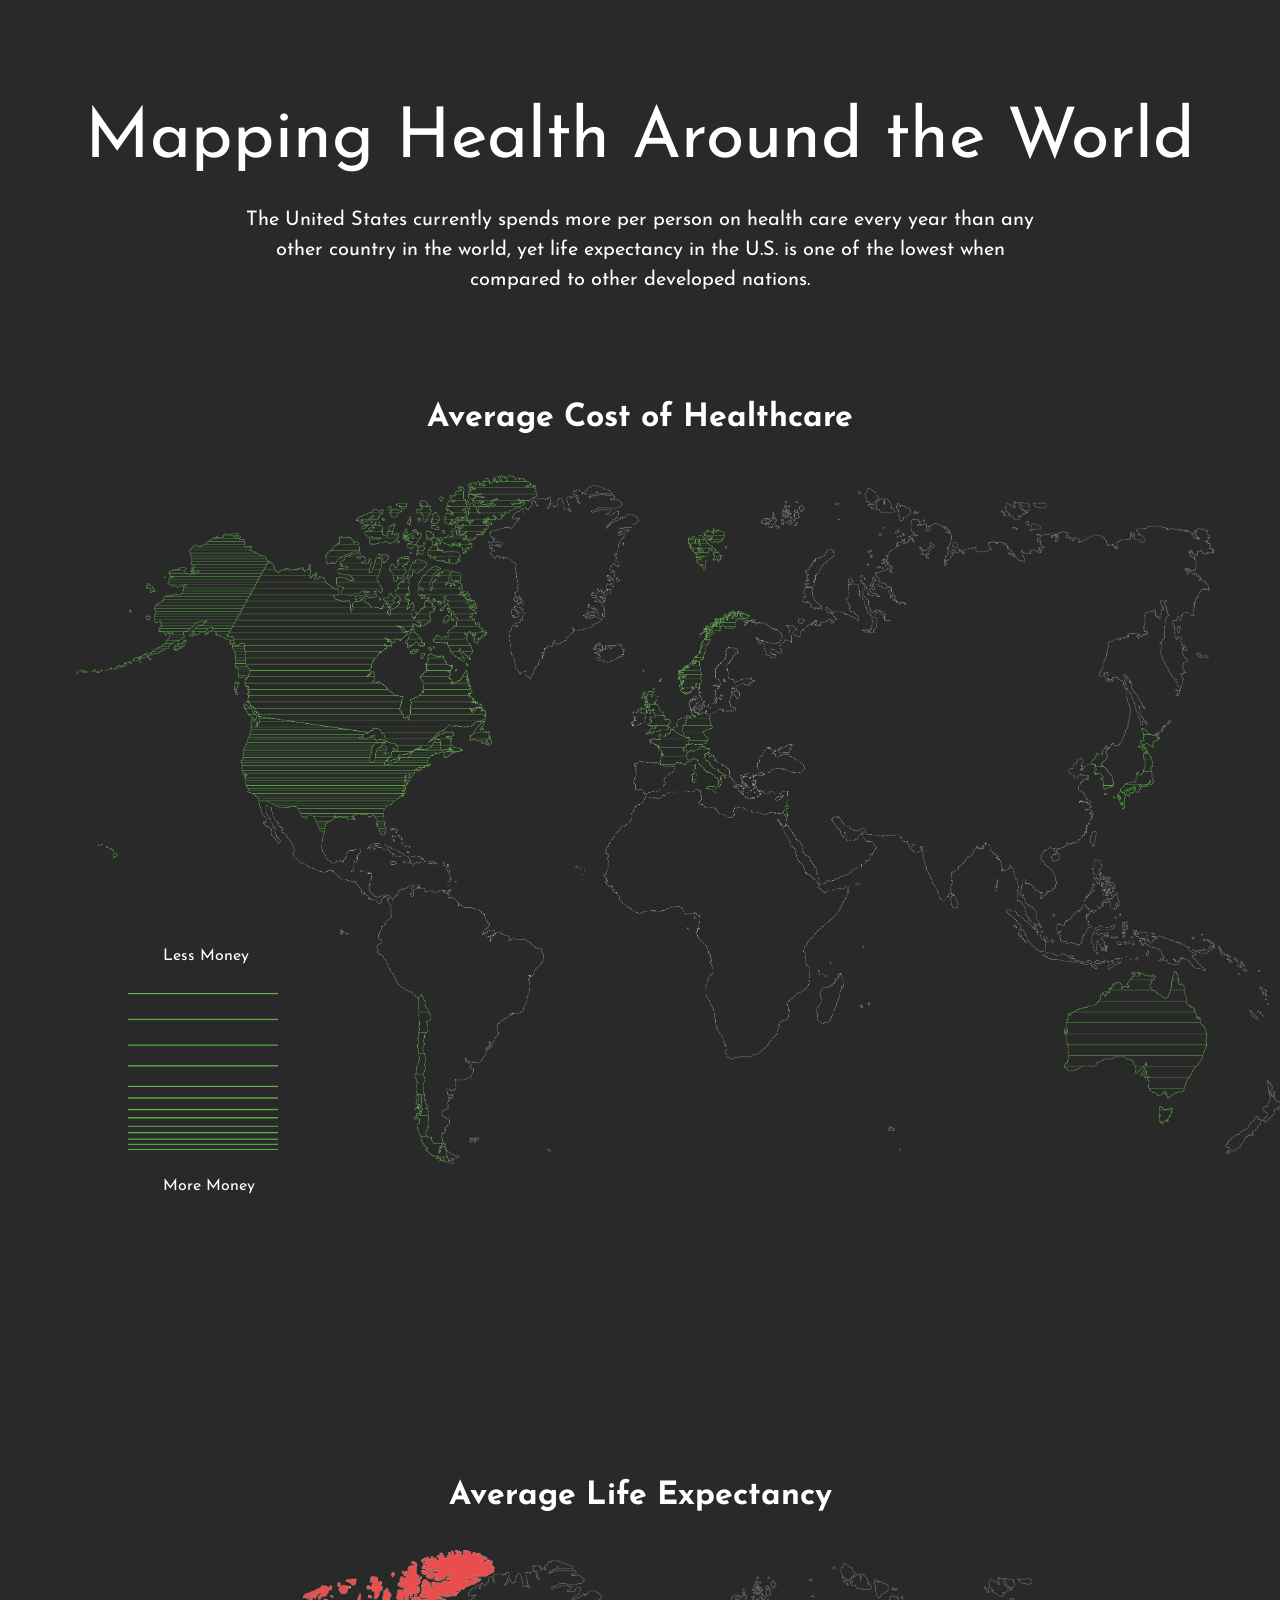
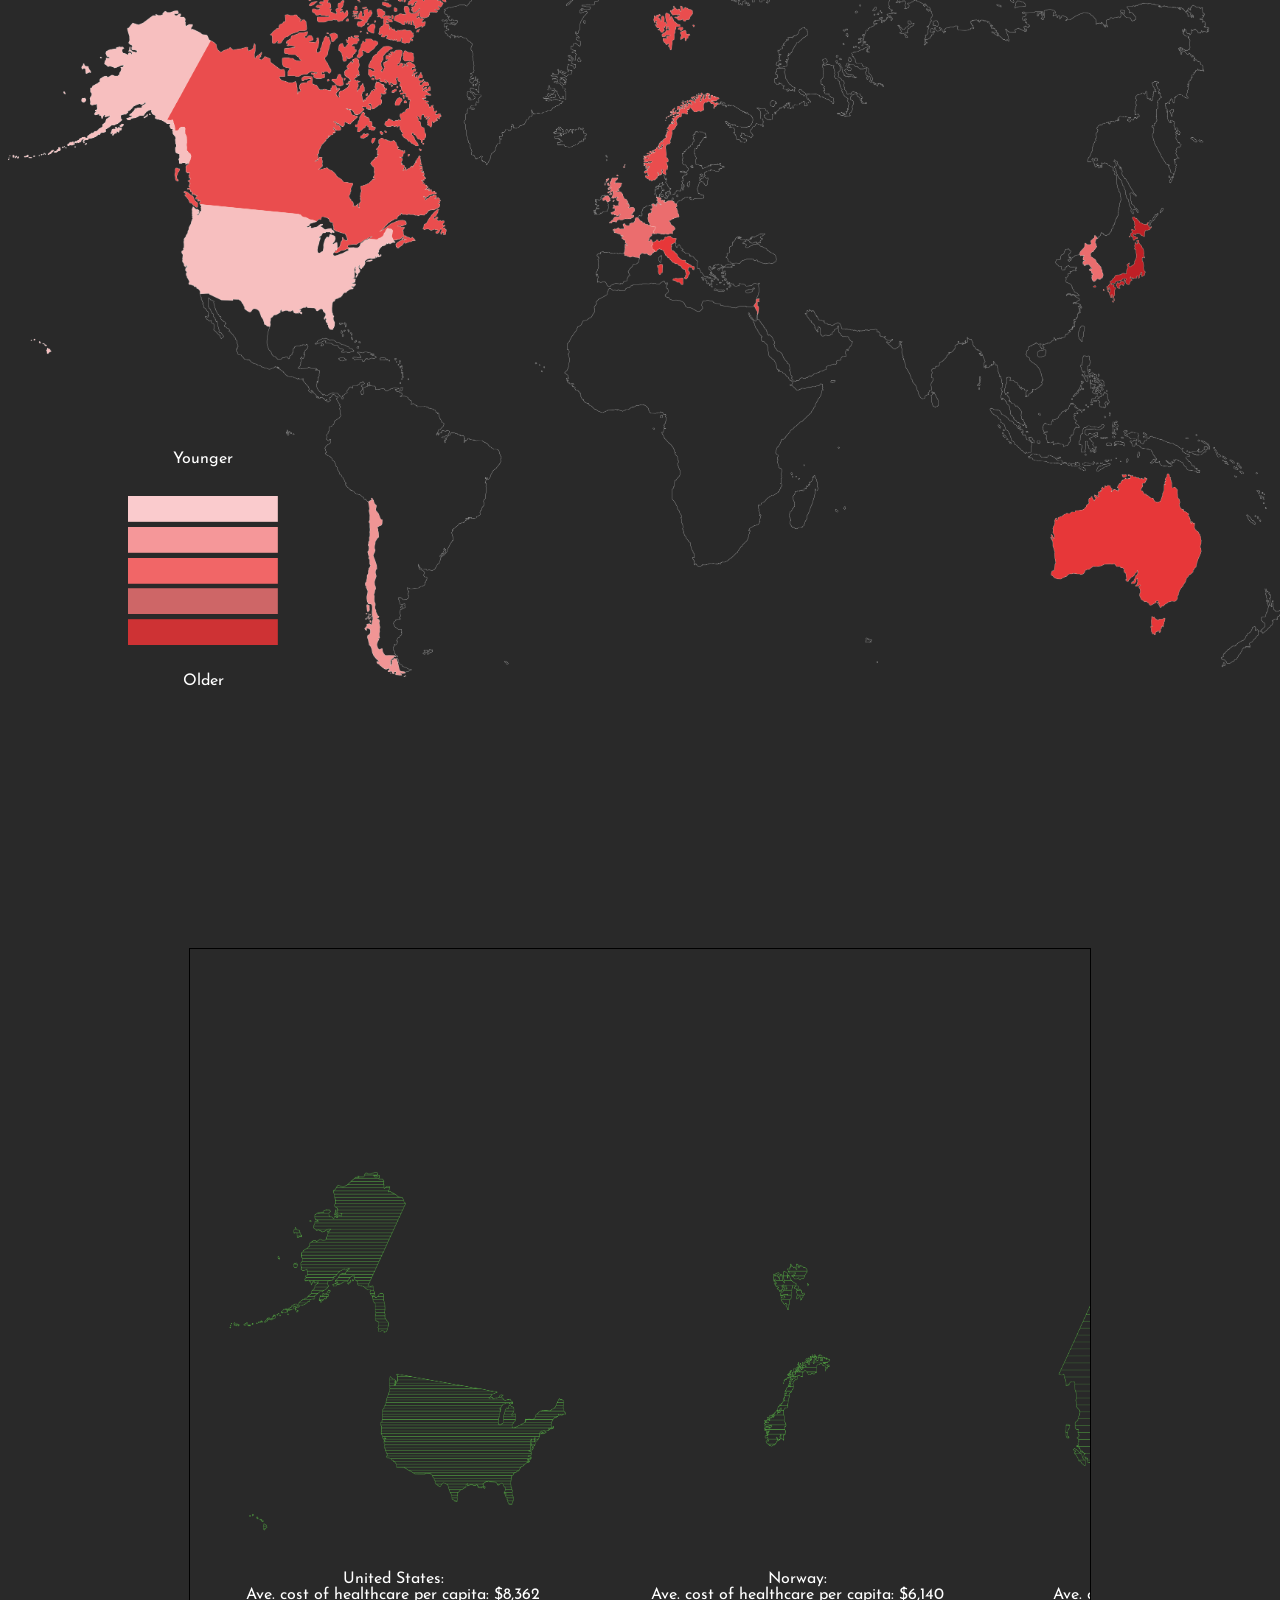
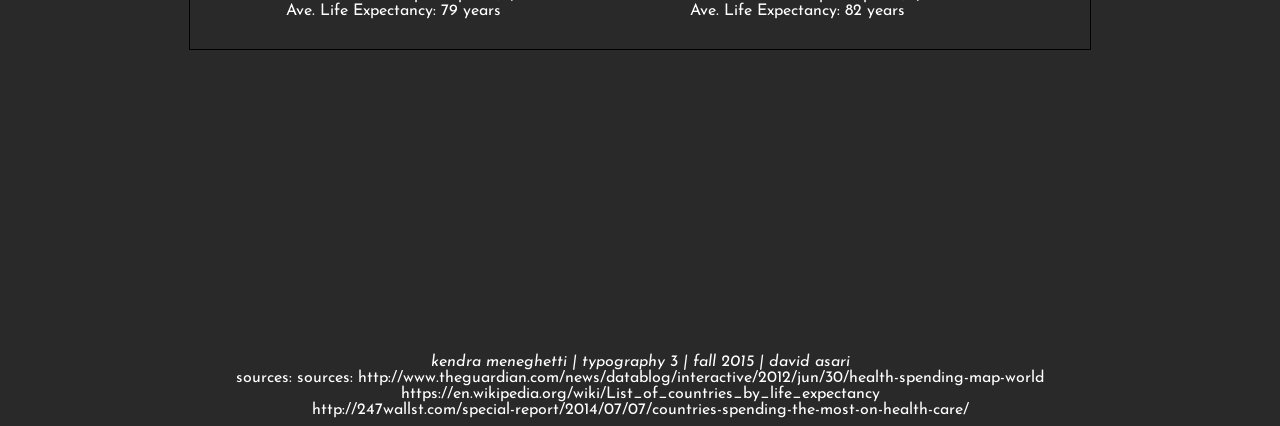
<file: index.html>
<html>

	<head>
		<meta charset="utf-8">
		<title>Mapping Health around the World</title>
		<meta name="description" content="">
		<meta name="viewport" contents="width-device-width">
		<link rel="stylesheet" type="text/css" href="css/maps.css">
		<link href='https://fonts.googleapis.com/css?family=Josefin+Sans' rel='stylesheet' type='text/css'>


	</head>
<body>
<br>
	<center><p id="title">Mapping Health Around the World</p></center>
	
	<center><p id="desc">The United States currently spends more per person on health care every year than any other country in the world, yet life expectancy in the U.S. is one of the lowest when compared to other developed nations. </p></center>
	<br>
	<center><h1>Average Cost of Healthcare</h1></center>
	<center><img src="images/map1copy.png" width="1300"></img></center>
	<br>
	
	<p id="less">Less Money</p>
	<div id="green"><img src="images/moneyscale.png" width="150"></img></div>
	<p id="more">More Money</p>
	<br>
	<center><h1>Average Life Expectancy</h1></center>
	<br>
	<center><img src="images/map2copy.png" width="1300"></img></center>
	<br>
	<p id="younger">Younger</p>
	<div id="pink"><img src="images/healthkey.png" width="150"></img></div>
	<p id="older">Older</p>
	




<center>
	<div style="border:1px solid black;height:700px;width:900px;overflow-y:hidden;overflow-x:scroll;">
<p style="width:250%;">
<table>
  <tr>
 
    <td>
    	<img src="images/individualmaps-02.png" width="400" height="400"
onmouseover="this.src='images/individualmaps-13.png'"
onmouseout="this.src='images/individualmaps-02.png'"/>
<center><br>United States:
	<br>
	Ave. cost of healthcare per capita: $8,362
	<br>
	Ave. Life Expectancy: 79 years

</p>
</center>
    </td>
 

     <td>
    <img src="images/individualmaps-04.png" width="400" height="400"
onmouseover="this.src='images/individualmaps-14.png'"
onmouseout="this.src='images/individualmaps-04.png'"/>
<center><br>Norway:
	<br>
	Ave. cost of healthcare per capita: $6,140
	<br>
	Ave. Life Expectancy: 82 years

</p>
</center>
    </td>


    <td>
    <img src="images/individualmaps-01.png" width="400" height="400"
onmouseover="this.src='images/individualmaps-15.png'"
onmouseout="this.src='images/individualmaps-01.png'"/>
<center><br>Canada:
	<br>
	Ave. cost of healthcare per capita: $4,404
	<br>
	Ave. Life Expectancy: 82 years

</p>
</center>
    </td>
    <br>
    <td>
    <img src="images/individualmaps-03.png" width="400" height="400"
onmouseover="this.src='images/individualmaps-16.png'"
onmouseout="this.src='images/individualmaps-03.png'"/>
<center><br>Germany:
	<br>
	Ave. cost of healthcare per capita: $4,332
	<br>
	Ave. Life Expectancy: 81 years
</p>
</td>


</center>


  </td>
    <br>
    <td>
    <img src="images/individualmaps-05.png" width="400" height="400"
onmouseover="this.src='images/individualmaps-20.png'"
onmouseout="this.src='images/individualmaps-05.png'"/>
<center><br>France:
	<br>
	Ave. cost of healthcare per capita: $4,201
	<br>
	Ave. Life Expectancy: 81 years
</p>
</td>


</center>


 </td>
    <br>
    <td>
    <img src="images/individualmaps-06.png" width="400" height="400"
onmouseover="this.src='images/individualmaps-19.png'"
onmouseout="this.src='images/individualmaps-06.png'"/>
<center><br>United Kingdom:
	<br>
	Ave. cost of healthcare per capita: $3,480
	<br>
	Ave. Life Expectancy: 81 years
</p>
</td>


</center>


</td>
    <br>
    <td>
    <img src="images/individualmaps-07.png" width="400" height="400"
onmouseover="this.src='images/individualmaps-18.png'"
onmouseout="this.src='images/individualmaps-07.png'"/>
<center><br>Australia:
	<br>
	Ave. cost of healthcare per capita: $3,441
	<br>
	Ave. Life Expectancy: 83 years
</p>
</td>


</center>


</td>
    <br>
    <td>
    <img src="images/individualmaps-08.png" width="400" height="400"
onmouseover="this.src='images/individualmaps-17.png'"
onmouseout="this.src='images/individualmaps-08.png'"/>
<center><br>Japan:
	<br>
	Ave. cost of healthcare per capita: $3,204
	<br>
	Ave. Life Expectancy: 84 years
</p>
</td>


</center>

</td>
    <br>
    <td>
    <img src="images/individualmaps-09.png" width="400" height="400"
onmouseover="this.src='images/individualmaps-21.png'"
onmouseout="this.src='images/individualmaps-09.png'"/>
<center><br>Italy:
	<br>
	Ave. cost of healthcare per capita: $3,022
	<br>
	Ave. Life Expectancy: 83 years
</p>
</td>


</center>


</td>
    <br>
    <td>
    <img src="images/individualmaps-10.png" width="400" height="400"
onmouseover="this.src='images/individualmaps-22.png'"
onmouseout="this.src='images/individualmaps-10.png'"/>
<center><br>Israel:
	<br>
	Ave. cost of healthcare per capita: $2,186
	<br>
	Ave. Life Expectancy: 82 years
</p>
</td>


</center>

</td>
    <br>
    <td>
    <img src="images/individualmaps-11.png" width="400" height="400"
onmouseover="this.src='images/individualmaps-23.png'"
onmouseout="this.src='images/individualmaps-11.png'"/>
<center><br>Korea:
	<br>
	Ave. cost of healthcare per capita: $2,023
	<br>
	Ave. Life Expectancy: 81 years
</p>
</td>


</center>

</td>
    <br>
    <td>
    <img src="images/individualmaps-12.png" width="400" height="400"
onmouseover="this.src='images/individualmaps-24.png'"
onmouseout="this.src='images/individualmaps-12.png'"/>
<center><br>Chile:
	<br>
	Ave. cost of healthcare per capita: $1,199
	<br>
	Ave. Life Expectancy: 80 years
</p>
</td>


</center>

</table>
</div>

</center>


<center>
<br><br><br><br><br><br><br><br><br><br><br><br><br><br><br><br><br><br><br>
<i>kendra meneghetti | typography 3 | fall 2015 | david asari</i>
<br>
sources: sources: http://www.theguardian.com/news/datablog/interactive/2012/jun/30/health-spending-map-world
<br>
https://en.wikipedia.org/wiki/List_of_countries_by_life_expectancy
<br>
http://247wallst.com/special-report/2014/07/07/countries-spending-the-most-on-health-care/
</center>
</file>
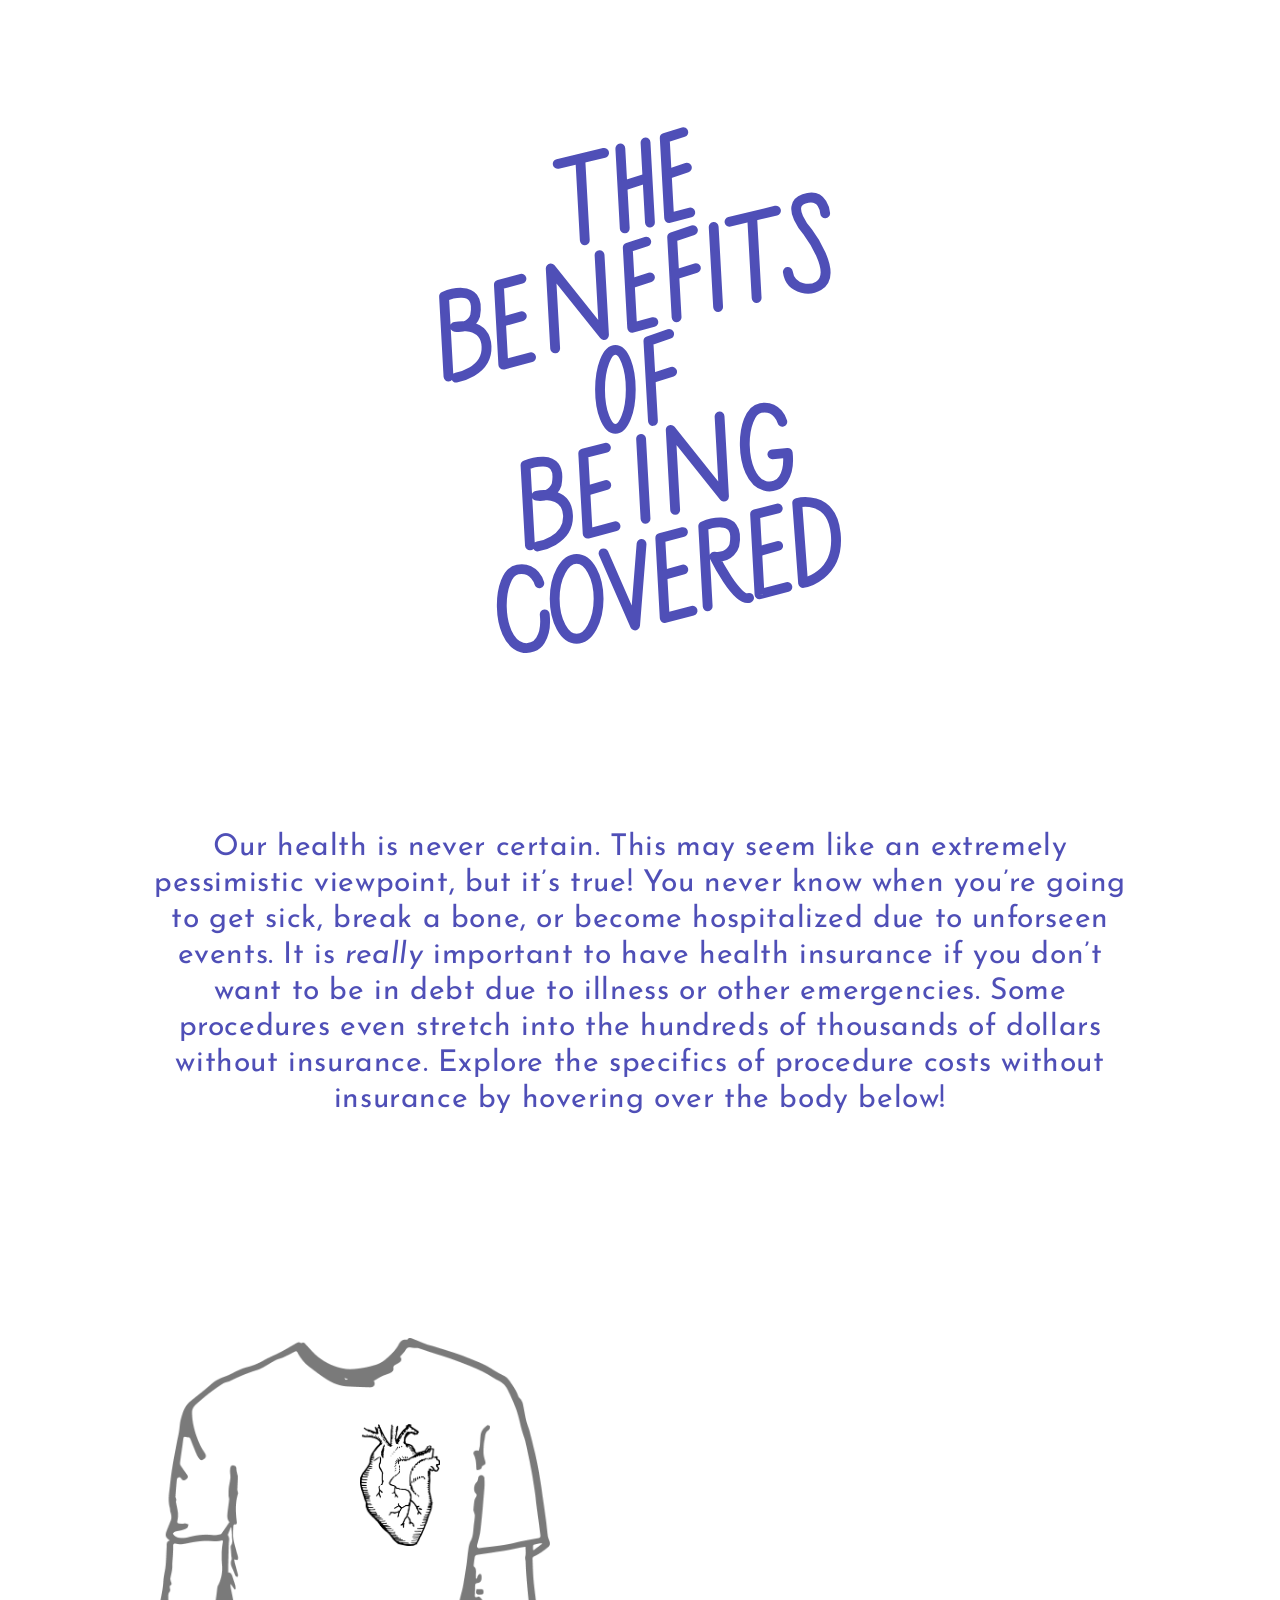
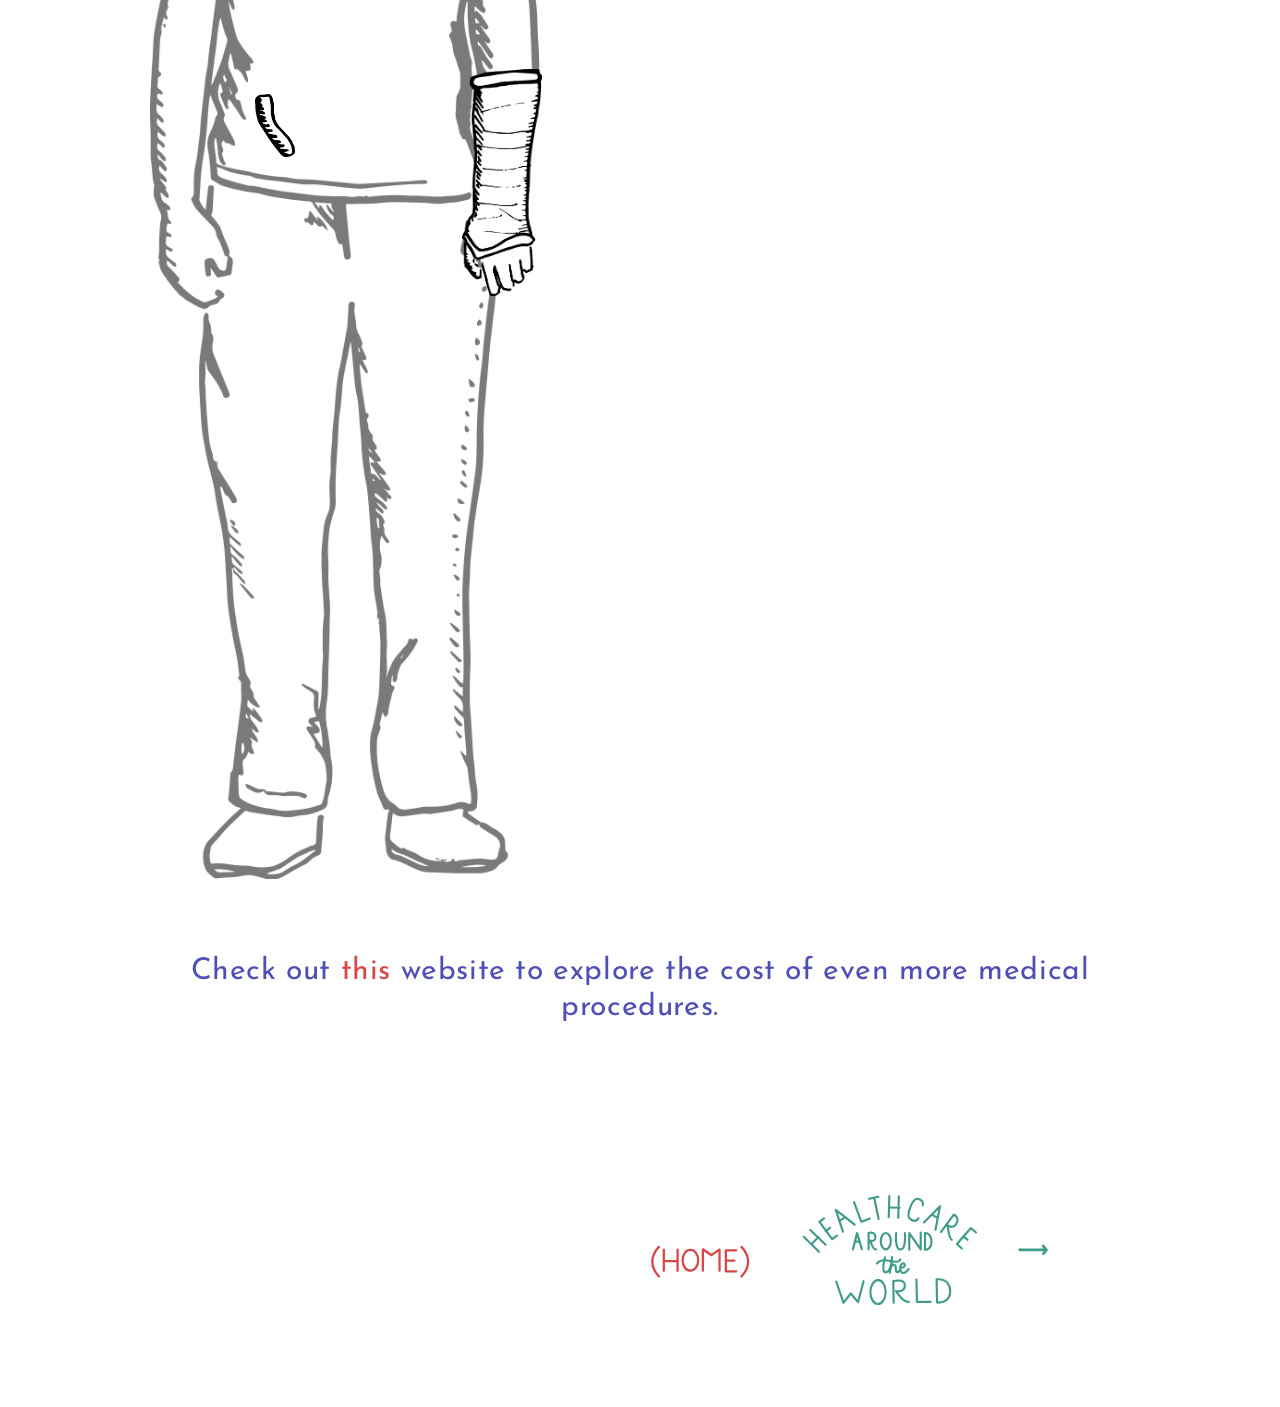
<file: yourguideweb/benefits.html>
<html>

	<head>
		<meta charset="utf-8">
		<title>The Benefits of Being Covered</title>
		<meta name="description" content="">
		<meta name="viewport" contents="width-device-width">
		<link rel="stylesheet" type="text/css" href="css/benefits.css">
		<link href='https://fonts.googleapis.com/css?family=Josefin+Sans' rel='stylesheet' type='text/css'>
		

	</head>
	<body>

	
		<br><br><br><br><br>
	
	<img class="benefits" src ="images/benefitscopy.svg" width="600" height="600">



		<p class="description2">Our health is never certain. This may seem like an extremely pessimistic viewpoint, but it’s true! You never know when you’re going to get sick, break a bone, or become hospitalized due to unforseen events. It is <i>really</i> important to have health insurance if you don’t want to be in debt due to illness or other emergencies. Some procedures even stretch into the hundreds of thousands of dollars without insurance. Explore the specifics of procedure costs without insurance by hovering over the body below!</p>


		<div id="person">
	<img src="images/persongray.png" width="400">
		</div>


		


		
<div id="heart" class="popupHoverElement">
     <img src="images/heartwebwhite.png" width="80"
	onmouseover="this.src='images/heartwebred.png'"
	onmouseout="this.src='images/heartwebwhite.png'"/>


    <div id="heart2" class="popupBox"><img src="images/heartattack.svg" width="450"><br><br>An emergency room visit can cost between: $150 - 3,000 <br><br> The average length of hospitalization is 5 days at: $21,500 per stay <br><br> Medications received during first hospitalization: $5,000 + <br><br> X-rays, echocardiogram, MRIs: $6,000 + <br><br>
    	<img src="images/totalcostheart.svg" width="350"></div>
</div>

<div id="arm" class="popupHoverElement">
     <img src="images/armwhite.png" width="80"
	onmouseover="this.src='images/armblue.png'"
	onmouseout="this.src='images/armwhite.png'"/>


    <div id="arm2" class="popupBox"><img src="images/breaking.svg" width="350"><br><br>x-ray: $150 - $220<br><br>CT scan: $550 - $1,000 <br><br> splint: $200 - $400 <br><br> several visits: $150 - $300 <br><br>
    	<img src="images/totalcostarm.svg" width="350"></div>
</div>

<div id="appendix" class="popupHoverElement">
     <img src="images/appendixwhite.png" width="40"
	onmouseover="this.src='images/appendixpink.png'"
	onmouseout="this.src='images/appendixwhite.png'"/>


    <div id="appendix2" class="popupBox"><img src="images/appendicitis.svg" width="450"><br><br>An emergency room visit can cost between: $150 - $3,000<br><br>Appendectomy procedure: $8,000 + <br><br> Ultrasound/CT scan: $1,000 +<br><br>Oral antibiotics: $150 + <br><br>
    	<img src="images/totalcostappendix.svg" width="350"></div>
</div>

<p class="website">Check out <a href="http://health.costhelper.com/">this</a> website to explore the cost of even more medical procedures.</p>


<br><br><br><br><br><br><br><br><br><br><br><br><br><br><br><br>
<br><br><br><br><br><br><br>
<div id="home"><a href="yourguide.html">
		<img src="images/home.svg" width="100"
	onmouseover="this.src='images/homegray.svg'"
	onmouseout="this.src='images/home.svg'"/></a>
	</div>


	<div id="world"><a href="world.html">
		<img src="images/worldright.svg" width="250"
	onmouseover="this.src='images/worldrightgray.svg'"
	onmouseout="this.src='images/worldright.svg'"/></a>
	</div>
</file>
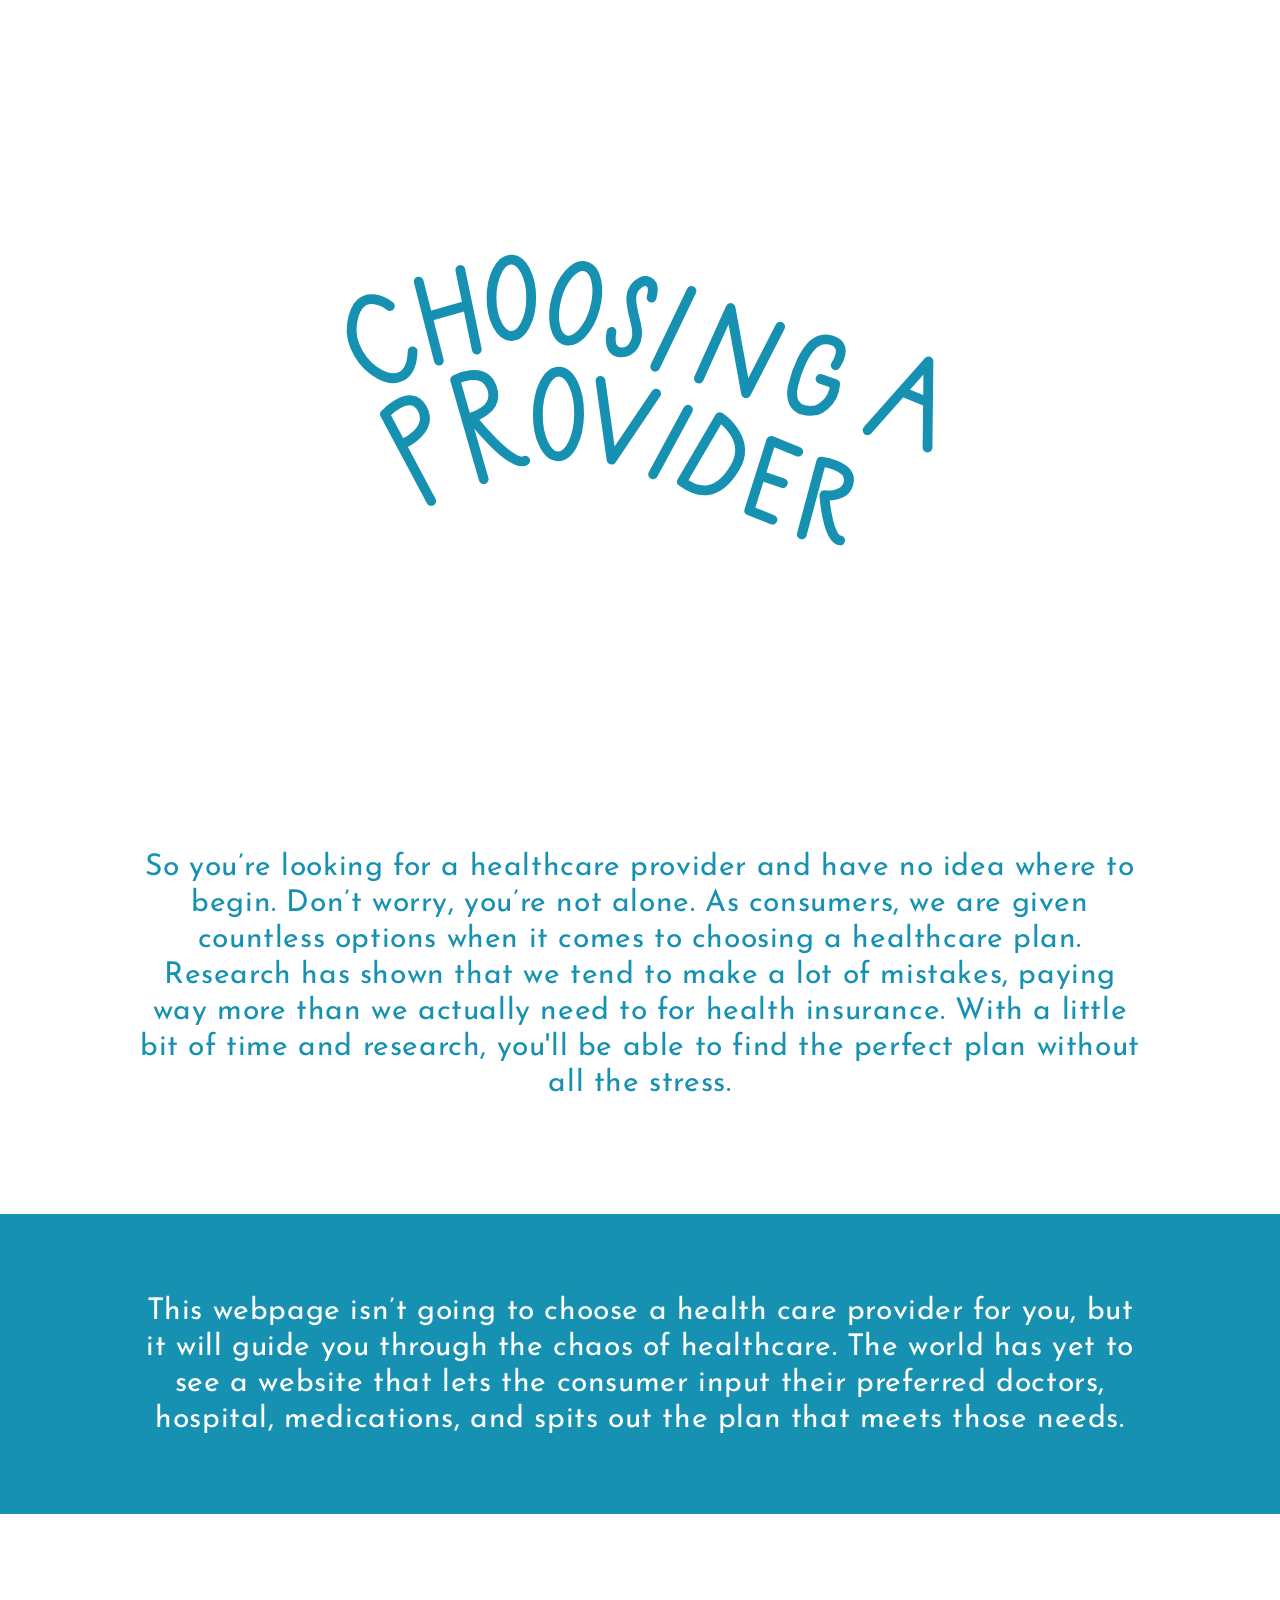
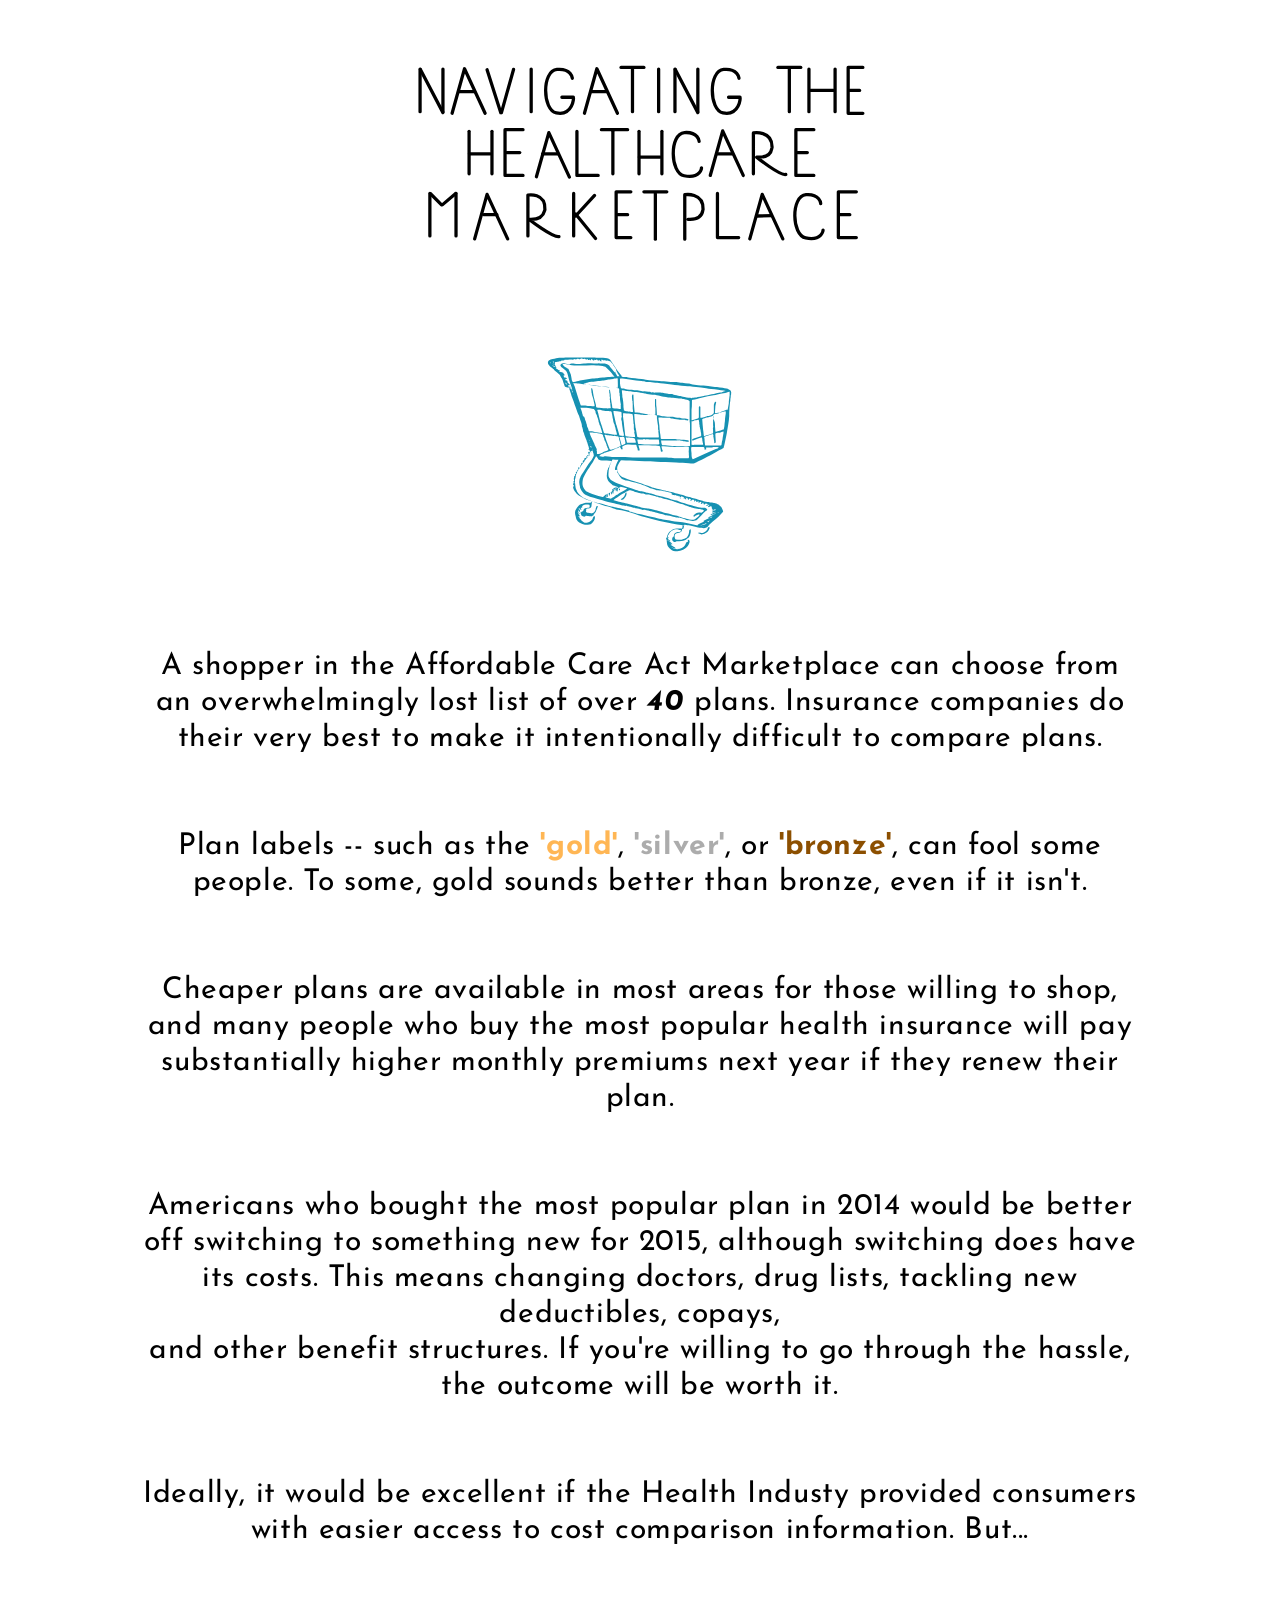
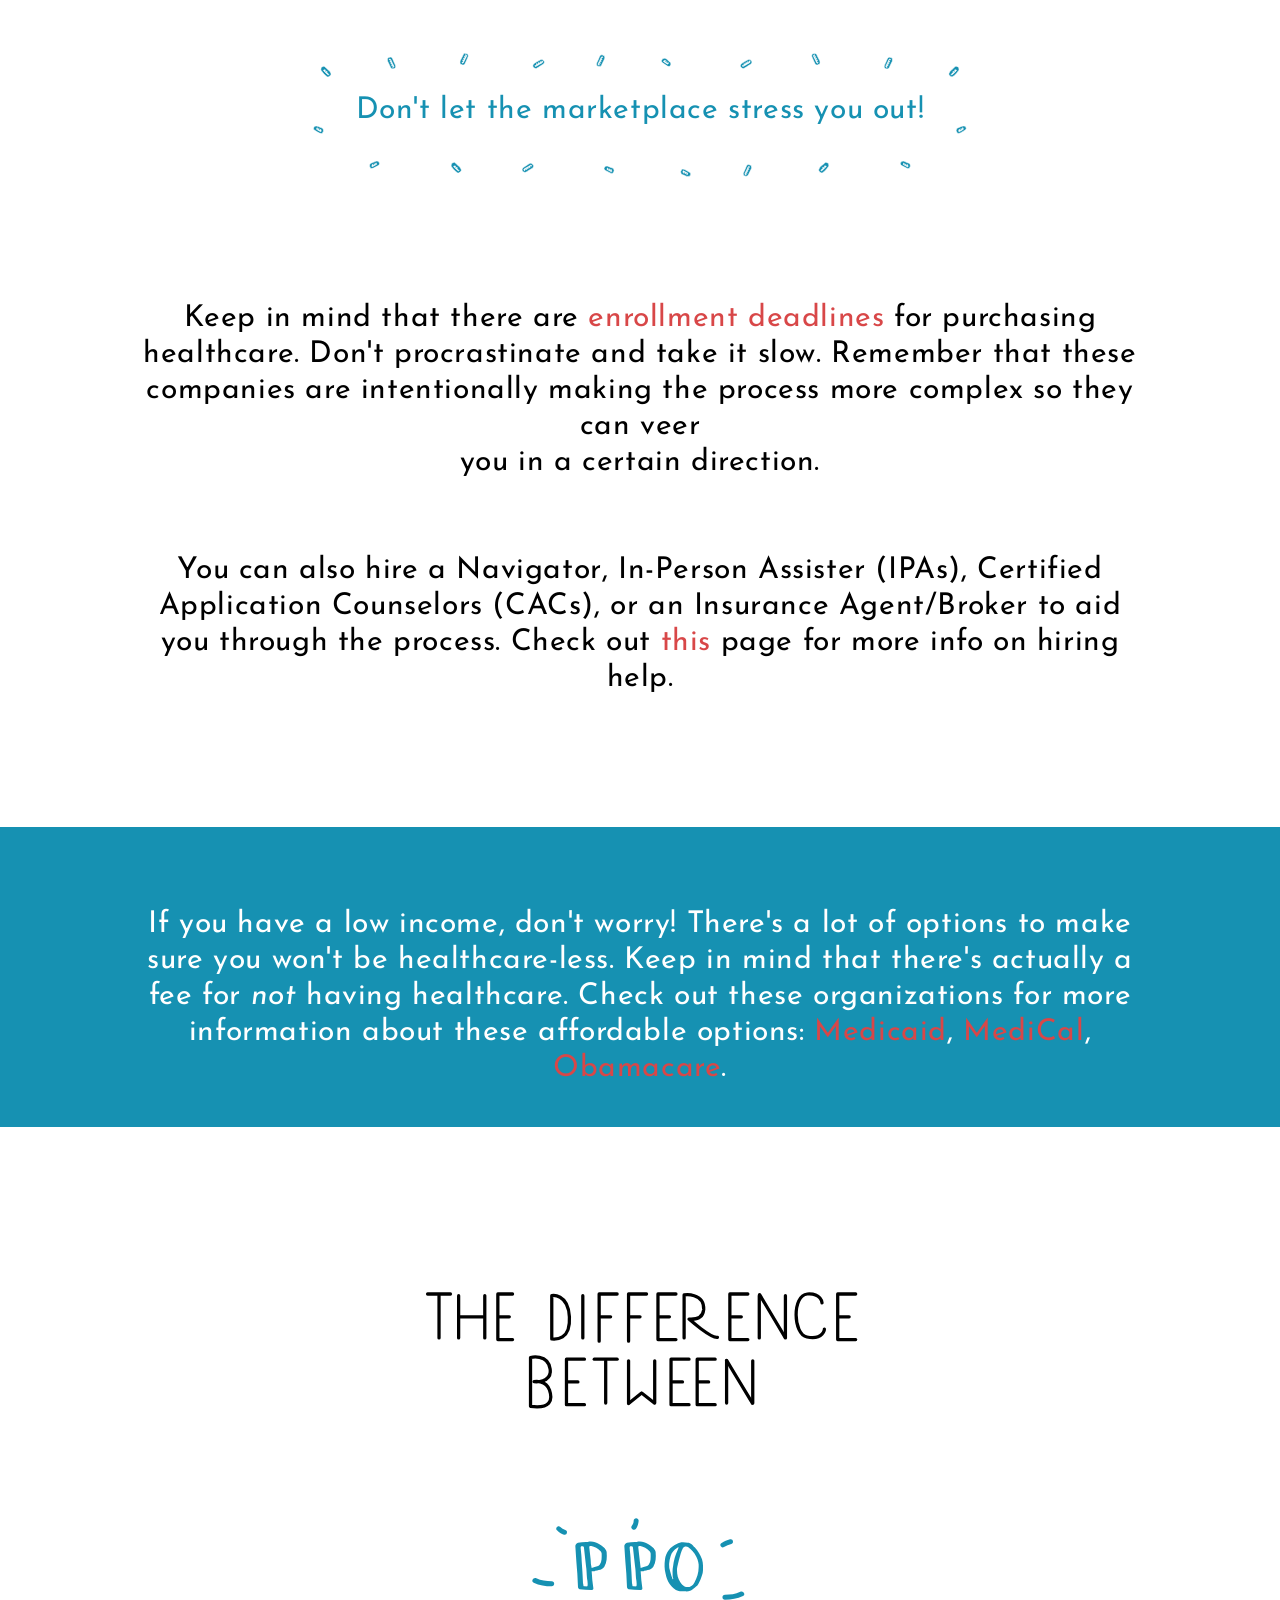
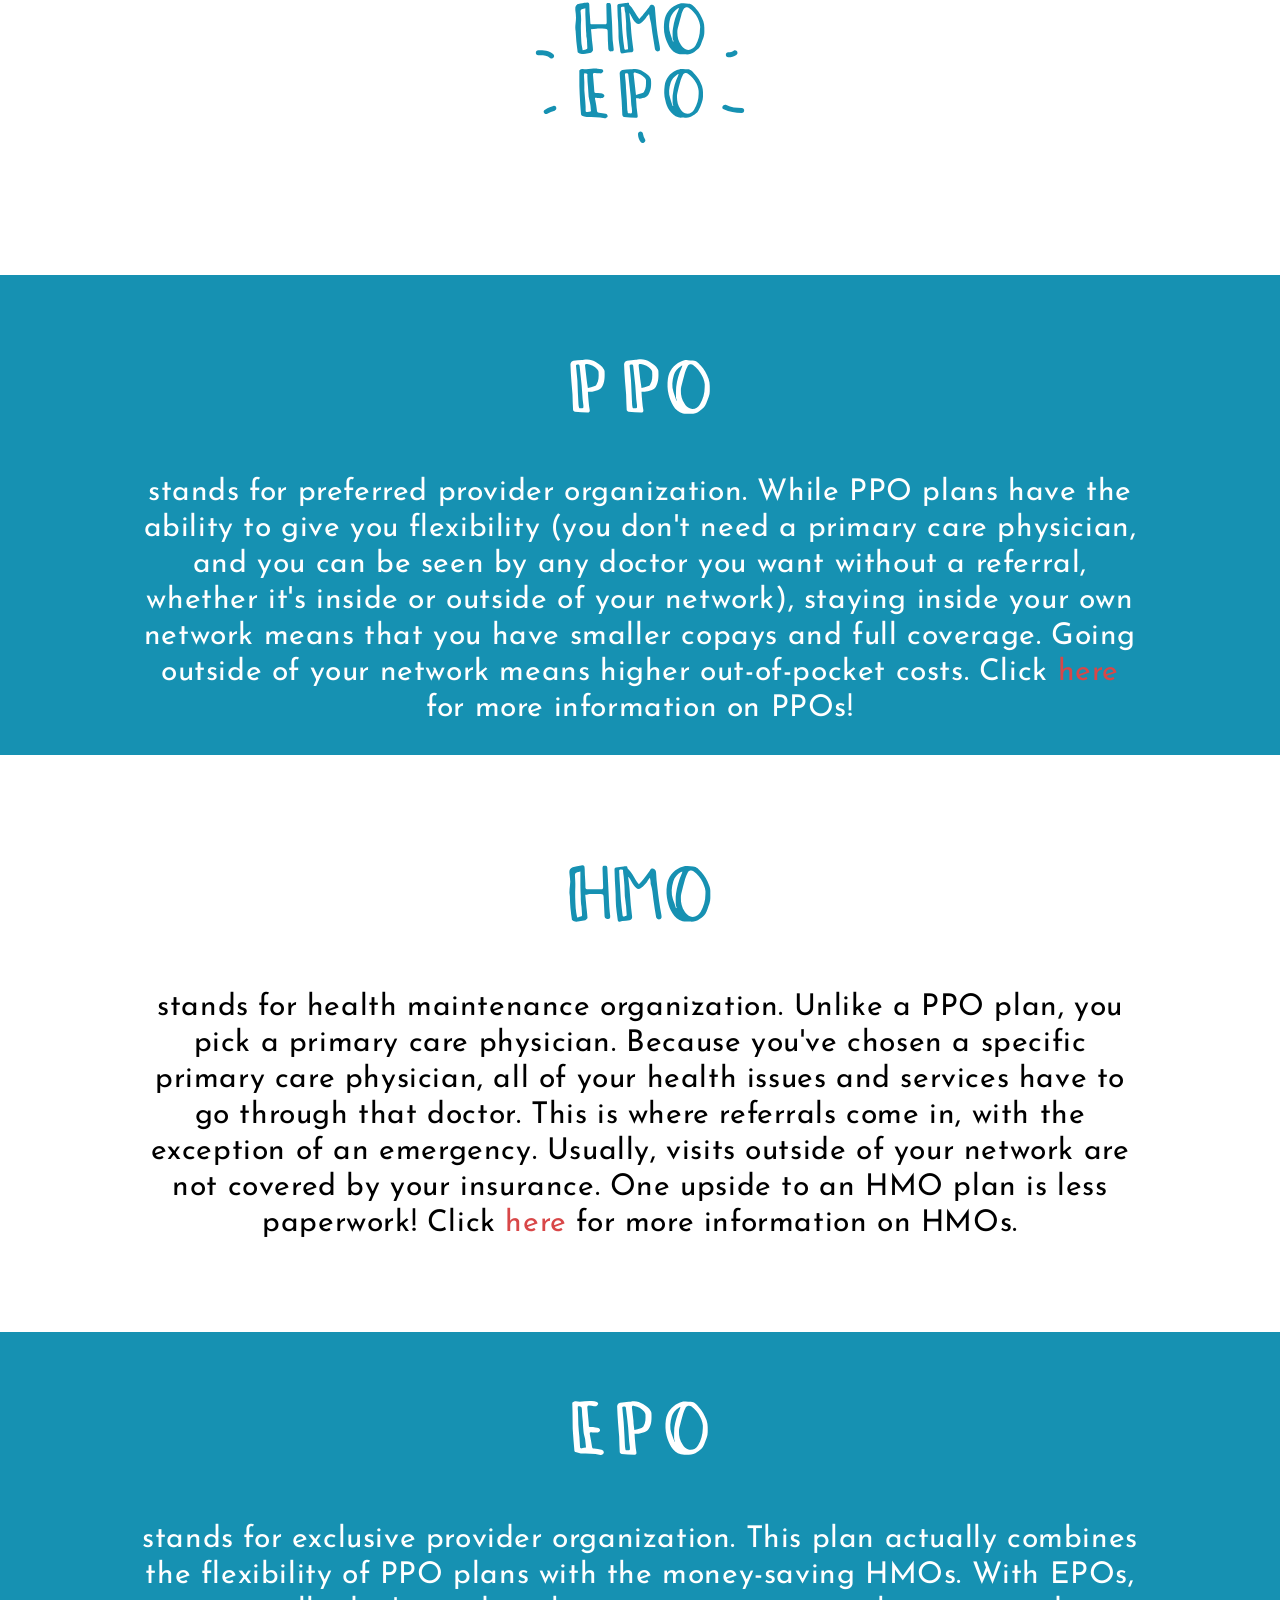
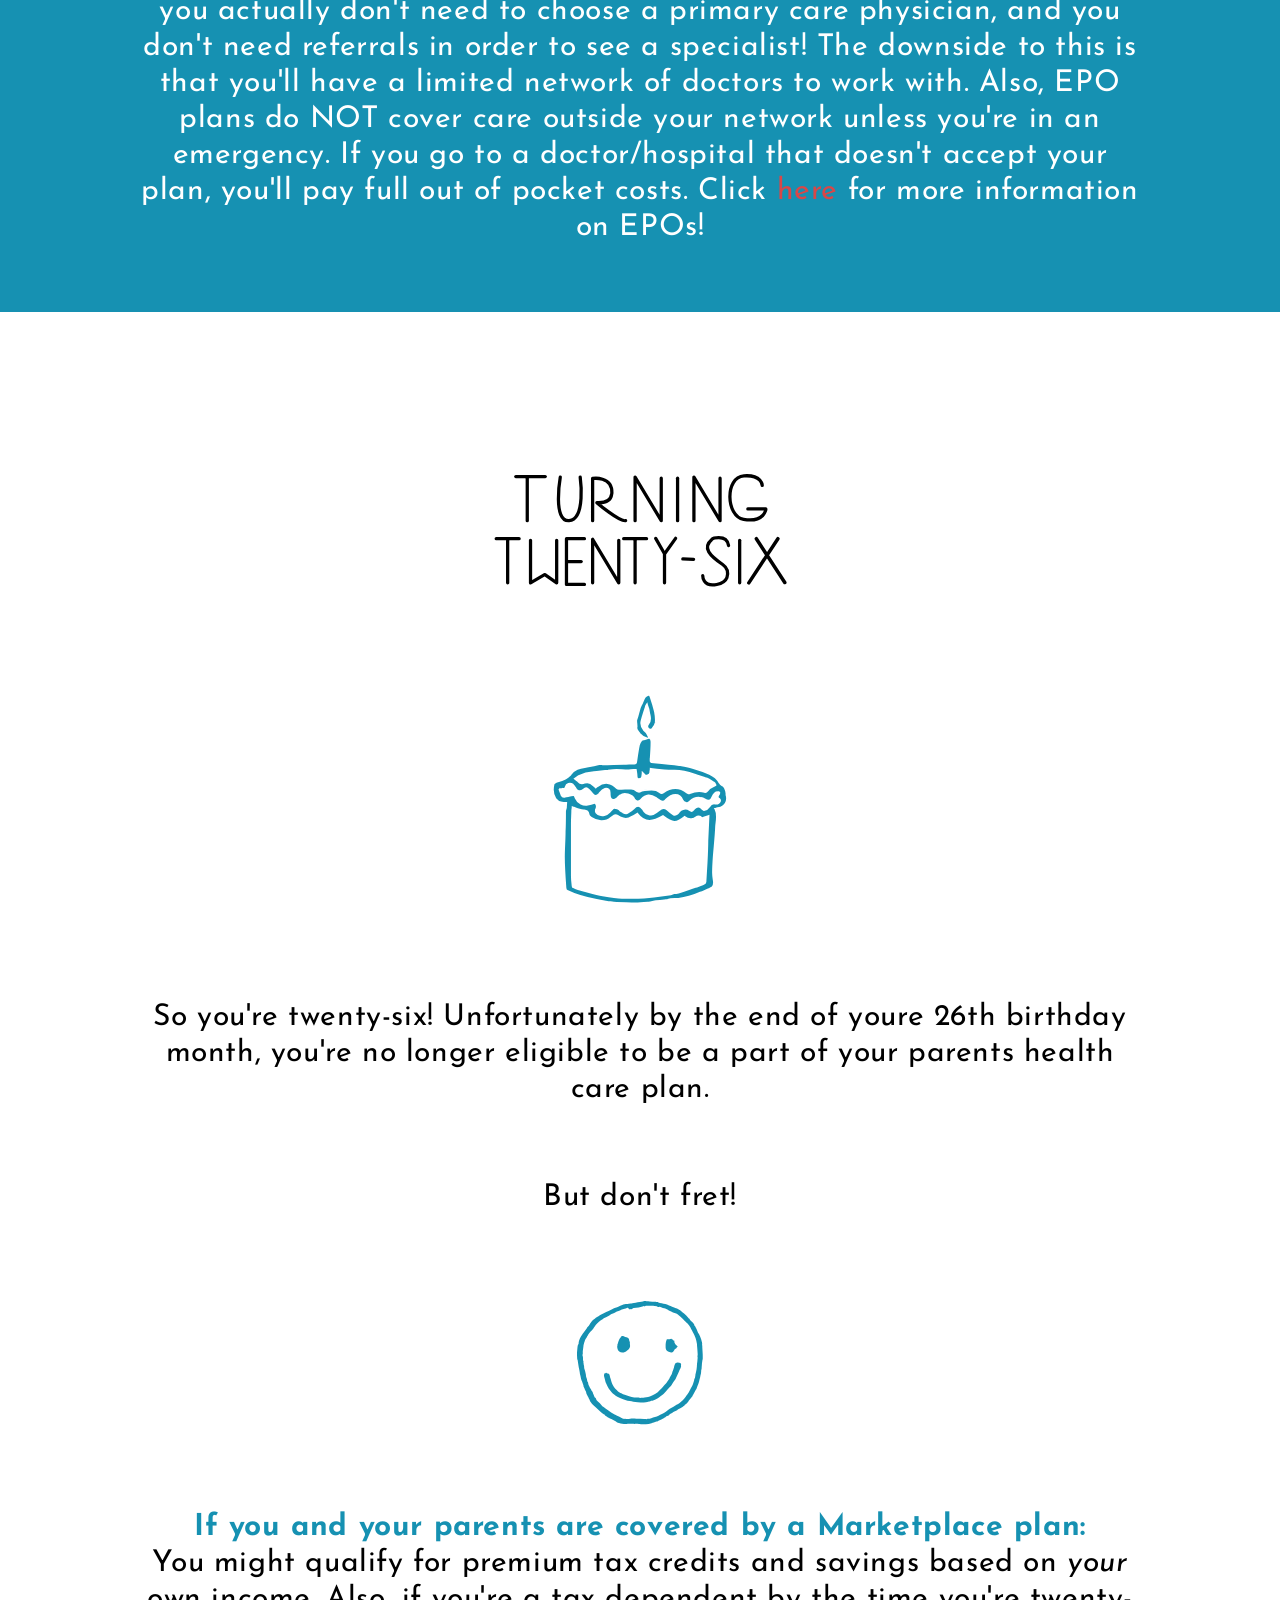
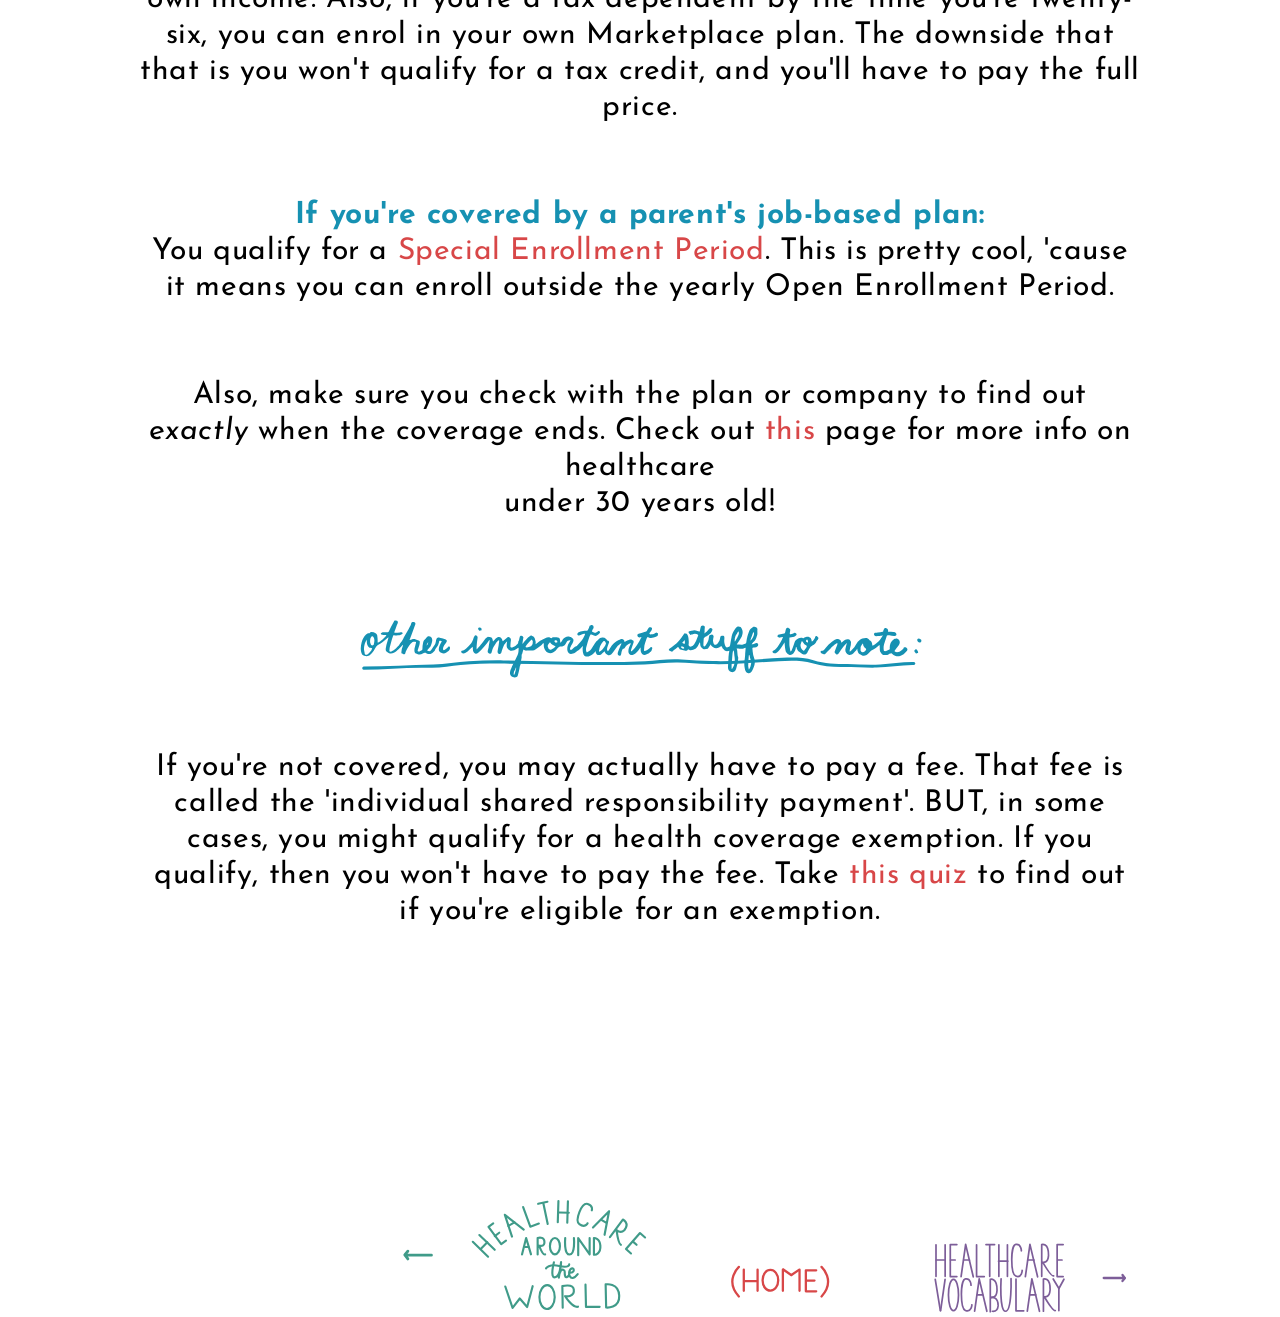
<file: yourguideweb/choosing.html>
<html>

	<head>
		<meta charset="utf-8">
		<title>Choosing A Provider</title>
		<meta name="description" content="">
		<meta name="viewport" contents="width-device-width">
		<link rel="stylesheet" type="text/css" href="css/choosing.css">
		<link href='https://fonts.googleapis.com/css?family=Josefin+Sans' rel='stylesheet' type='text/css'>
		

	</head>
<body>
	
		<img class="choosing" src ="images/choosingbox.svg" width="800" height="800">
	


		<p class="description5">So you’re looking for a healthcare provider and have no idea where to begin. Don’t worry, you’re not alone. As consumers, we are given countless options when it comes to choosing a healthcare plan. Research has shown that we tend to make a lot of mistakes, paying way more than we actually need to for health insurance. With a little bit of time and research, you'll be able to find the perfect plan without all the stress.</p>


<br><br><br><br>
<div id="bluebanner"><p class="description6">This webpage isn’t going to choose a health care provider for you, but it will guide you through the chaos of healthcare. The world has yet to see a website that lets the consumer input their preferred doctors, hospital, medications, and spits out the plan that meets those needs.</p><div>

<br><br><br><br><br><br><br>
<br><br><br><br><br><br><br>

<img class="navigating" src="images/navigating.svg" width="500">
<img class="cart" src ="images/cart.svg" width="250">
<p class="navigate">A shopper in the Affordable Care Act Marketplace can choose from an overwhelmingly lost list of over <b><i>40</i></b> plans. Insurance companies do their very best to make it intentionally difficult to compare plans. <br><br><br>Plan labels -- such as the <font color="#ffb654"> <b>'gold'</b></font>, <font color="#acacac"><b>'silver'</b></font>, or <font color="#8C4F00"><b>'bronze'</b></font>, can fool some people. To some, gold sounds better than bronze, even if it isn't. 
<br><br><br>Cheaper plans are available in most areas for those willing to shop, and many people who buy the most popular health insurance will pay substantially higher monthly premiums next year if they renew their plan.<br><br><br>Americans who bought the most popular plan in 2014 would be better off switching to something new for 2015, although switching does have its costs. This means changing doctors, drug lists, tackling new deductibles, copays, <br>and other benefit structures. If you're willing to go through the hassle, the outcome will be worth it. <br><br><br>
Ideally, it would be excellent if the Health Industy provided consumers with easier access to cost comparison information. But... 

<br><br><br><br><br>

<font color="#1691B2">Don't let the marketplace stress you out!</font><img class="stress" src="images/stress.svg" width="700">


Keep in mind that there are <a href="https://www.healthcare.gov/quick-guide/dates-and-deadlines/">enrollment deadlines</a> for purchasing healthcare. Don't procrastinate and take it slow. Remember that these companies are intentionally making the process more complex so they can veer <br>you in a certain direction. <br><br><br>You can also hire a Navigator, In-Person Assister (IPAs), Certified Application Counselors (CACs), or an Insurance Agent/Broker to aid you through the process. Check out <a href="https://www.enrollamerica.org/in-person-assistance-options-for-consumers/">this</a> page for more info on hiring help. </p>


<div id="bluebanner2"><p class="medicaid">If you have a low income, don't worry! There's a lot of options to make sure you won't be healthcare-less. Keep in mind that there's actually a fee for <i>not</i> having healthcare. Check out these organizations for more information about these affordable options: <a href="http://www.medicaid.gov/">Medicaid</a>, <a href="http://www.dhcs.ca.gov/services/medi-cal/Pages/default.aspx">MediCal</a>, <a href="http://www.obamacareusa.org/get-quotes/?CID=24911&SRC=ousa_google&bw_state=0&bw_type=0&bw_brand=0&Sub_ID=obamacare&bw_keyword=obamacare&google_network=g&creativeid=82931103864&position=1t2&matchtype=e&mobile=">Obamacare</a>.</p><div>

<img class="hmo" src="images/hmo.svg" width="500">
<img class="hmo2" src ="images/hmo2.svg" width="250">

<div id="bluebanner3">
<img class="ppo" src="images/ppowhite.svg" width="150"></div>
<p class="ppo">stands for preferred provider organization. While PPO plans have the ability to give you flexibility (you don't need a primary care physician, and you can be seen by any doctor you want without a referral, whether it's inside or outside of your network), staying inside your own network means that you have smaller copays and full coverage. Going outside of your network means higher out-of-pocket costs. Click <a href="https://www.medicare.gov/sign-up-change-plans/medicare-health-plans/medicare-advantage-plans/preferred-provider-organization-plans.html">here</a> for more information on PPOs!</p>

<img class="hmoblue" src ="images/hmoblue.svg" width="150">
<p class="hmoblue">stands for health maintenance organization. Unlike a PPO plan, you pick a primary care physician. Because you've chosen a specific primary care physician, all of your health issues and services have to go through that doctor. This is where referrals come in, with the exception of an emergency. Usually, visits outside of your network are not covered by your insurance. One upside to an HMO plan is less paperwork! Click <a href="https://www.medicare.gov/sign-up-change-plans/medicare-health-plans/medicare-advantage-plans/hmo-plans.html">here</a> for more information on HMOs.


<div id="bluebanner4">
<img class="epo" src="images/epowhite.svg" width="150"></div>
<p class="epo">stands for exclusive provider organization. This plan actually combines the flexibility of PPO plans with the money-saving HMOs. With EPOs, you actually don't need to choose a primary care physician, and you don't need referrals in order to see a specialist! The downside to this is that you'll have a limited network of doctors to work with. Also, EPO plans do NOT cover care outside your network unless you're in an emergency. If you go to a doctor/hospital that doesn't accept your plan, you'll pay full out of pocket costs. Click <a href="http://www.ehealthinsurance.com/health-plans/epo/">here</a> for more information on EPOs!</p>



<img class="twentysix" src="images/twentysix.svg" width="500">
<img class="cake" src ="images/cake.svg" width="250">
<p class="cake">So you're twenty-six! Unfortunately by the end of youre 26th birthday month, you're no longer eligible to be a part of your parents health care plan. 
	<br><br><br>But don't fret!<br><br><br>
	<img class="smile" src="images/smile.svg" width="150">
	<br><br>
<font color="#1691B2"><b>If you and your parents are covered by a Marketplace plan:</b></font>
<br>You might qualify for premium tax credits and savings based on <i>your</i> own income. Also, if you're a tax dependent by the time you're twenty-six, you can enrol in your own Marketplace plan. The downside that that is you won't qualify for a tax credit, and you'll have to pay the full price. 
<br><br><br>
<font color="#1691B2"><b>If you're covered by a parent's job-based plan:</b></font>
<br>You qualify for a <a href="https://www.healthcare.gov/glossary/special-enrollment-period/">Special Enrollment Period</a>. This is pretty cool, 'cause it means you can enroll outside the yearly Open Enrollment Period. 
<br><br><br>
Also, make sure you check with the plan or company to find out <i>exactly</i> when the coverage ends. Check out <a href="https://www.healthcare.gov/young-adults/">this</a> page for more info on healthcare <br>under 30 years old!
</p>
<br><br><br>
<img class="other" src="images/other.svg" width="600"><br><br>
<p class="other">If you're not covered, you may actually have to pay a fee. That fee is called the 'individual shared responsibility payment'. BUT, in some cases, you might qualify for a health coverage exemption. If you qualify, then you won't have to pay the fee. Take <a href="https://www.healthcare.gov/exemptions-tool/#/">this quiz</a> to find out if you're eligible for an exemption.
</p>



<!--
	<div id="whitespace">
!-->

<div id="home"><a href="yourguide.html">
		<img src="images/home.svg" width="100"
	onmouseover="this.src='images/homegray.svg'"
	onmouseout="this.src='images/home.svg'"/></a>
	</div>


<div id="world"><a href="world.html">
		<img src="images/worldleft.svg" width="250"
	onmouseover="this.src='images/worldleftgray.svg'"
	onmouseout="this.src='images/worldleft.svg'"/></a>
	</div>

<div id="vocab"><a href="vocab.html">
		<img src="images/vocabright.svg" width="200"
	onmouseover="this.src='images/vocabrightgray.svg'"
	onmouseout="this.src='images/vocabright.svg'"/></a>
	</div>
</file>
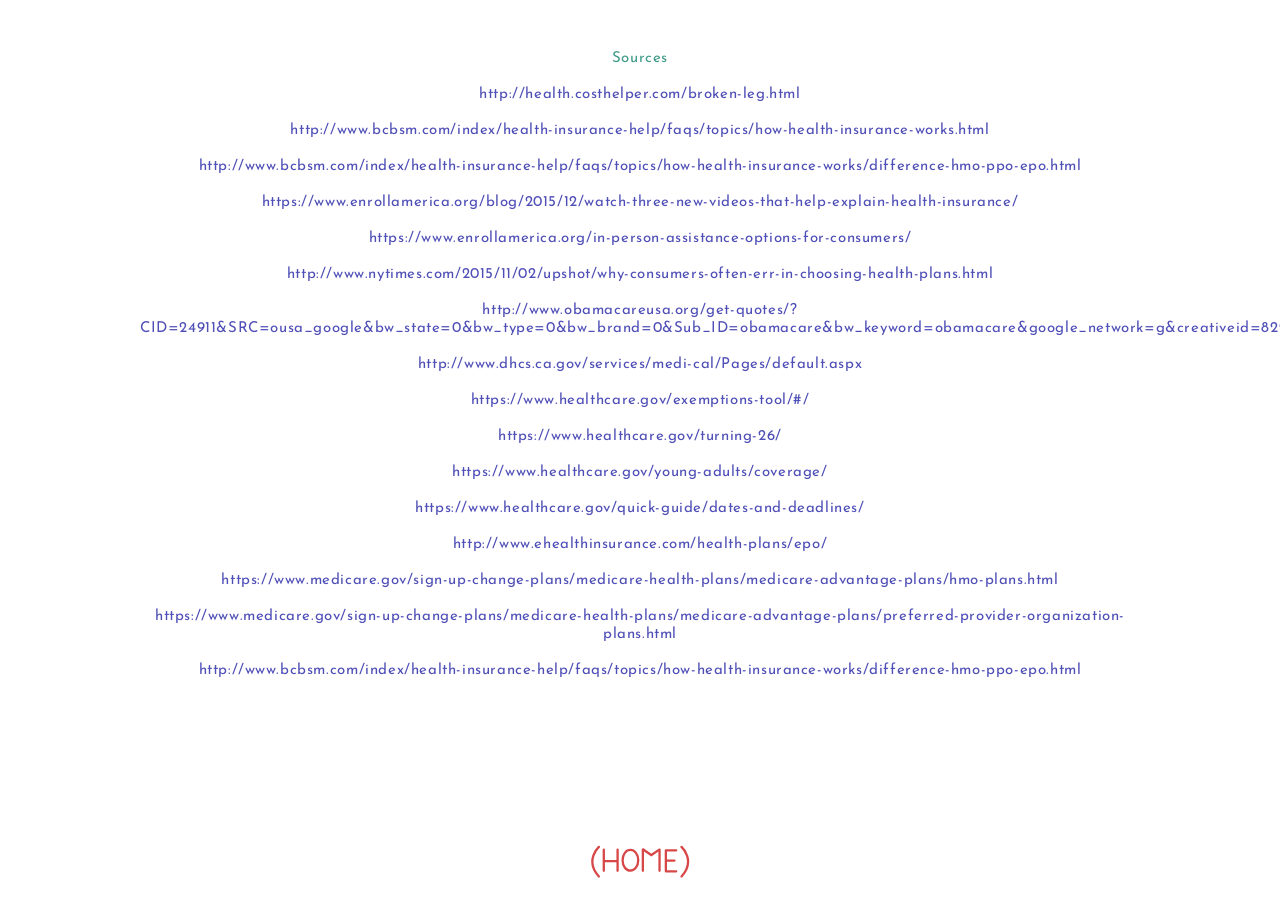
<file: yourguideweb/sources.html>
<html>

	<head>
		<meta charset="utf-8">
		<title>Sources</title>
		<meta name="description" content="">
		<meta name="viewport" contents="width-device-width">
		<link rel="stylesheet" type="text/css" href="css/sources.css">
		<link href='https://fonts.googleapis.com/css?family=Josefin+Sans' rel='stylesheet' type='text/css'>
		

	</head>
	<body>

	<center>
	<p>Sources
	<br><br>

	<a href="http://health.costhelper.com/broken-leg.html">http://health.costhelper.com/broken-leg.html</a>

	<br><br>

	<a href="http://www.bcbsm.com/index/health-insurance-help/faqs/topics/how-health-insurance-works.html">http://www.bcbsm.com/index/health-insurance-help/faqs/topics/how-health-insurance-works.html</a>

	<br><br>

	<a href="http://www.bcbsm.com/index/health-insurance-help/faqs/topics/how-health-insurance-works/difference-hmo-ppo-epo.html">http://www.bcbsm.com/index/health-insurance-help/faqs/topics/how-health-insurance-works/difference-hmo-ppo-epo.html</a>

	<br><br>

	<a href="https://www.enrollamerica.org/blog/2015/12/watch-three-new-videos-that-help-explain-health-insurance/">https://www.enrollamerica.org/blog/2015/12/watch-three-new-videos-that-help-explain-health-insurance/</a>

	<br><br>

	<a href="https://www.enrollamerica.org/in-person-assistance-options-for-consumers/">https://www.enrollamerica.org/in-person-assistance-options-for-consumers/</a>

	<br><br>

	<a href="http://www.nytimes.com/2015/11/02/upshot/why-consumers-often-err-in-choosing-health-plans.html">http://www.nytimes.com/2015/11/02/upshot/why-consumers-often-err-in-choosing-health-plans.html</a>

	<br><br>

	<a href="http://www.obamacareusa.org/get-quotes/?CID=24911&SRC=ousa_google&bw_state=0&bw_type=0&bw_brand=0&Sub_ID=obamacare&bw_keyword=obamacare&google_network=g&creativeid=82931103864&position=1t2&matchtype=e&mobile=">http://www.obamacareusa.org/get-quotes/?CID=24911&SRC=ousa_google&bw_state=0&bw_type=0&bw_brand=0&Sub_ID=obamacare&bw_keyword=obamacare&google_network=g&creativeid=82931103864&position=1t2&matchtype=e&mobile=</a>

	<br><br>


	<a href="http://www.dhcs.ca.gov/services/medi-cal/Pages/default.aspx">http://www.dhcs.ca.gov/services/medi-cal/Pages/default.aspx</a>

	<br><br>


	<a href="https://www.healthcare.gov/exemptions-tool/#/">https://www.healthcare.gov/exemptions-tool/#/</a>

	<br><br>


	<a href="https://www.healthcare.gov/turning-26/">https://www.healthcare.gov/turning-26/</a>

	<br><br>


	<a href="https://www.healthcare.gov/young-adults/coverage/">https://www.healthcare.gov/young-adults/coverage/</a>

	<br><br>


	<a href="https://www.healthcare.gov/quick-guide/dates-and-deadlines/">https://www.healthcare.gov/quick-guide/dates-and-deadlines/</a>

	<br><br>


	<a href="http://www.ehealthinsurance.com/health-plans/epo/">http://www.ehealthinsurance.com/health-plans/epo/</a>

	<br><br>


	<a href="https://www.medicare.gov/sign-up-change-plans/medicare-health-plans/medicare-advantage-plans/hmo-plans.html">https://www.medicare.gov/sign-up-change-plans/medicare-health-plans/medicare-advantage-plans/hmo-plans.html</a>

	<br><br>


	<a href="https://www.medicare.gov/sign-up-change-plans/medicare-health-plans/medicare-advantage-plans/preferred-provider-organization-plans.html">https://www.medicare.gov/sign-up-change-plans/medicare-health-plans/medicare-advantage-plans/preferred-provider-organization-plans.html</a>

	<br><br>


	<a href="http://www.bcbsm.com/index/health-insurance-help/faqs/topics/how-health-insurance-works/difference-hmo-ppo-epo.html">http://www.bcbsm.com/index/health-insurance-help/faqs/topics/how-health-insurance-works/difference-hmo-ppo-epo.html</a>

	<div id="home"><a href="yourguide.html">
		<img src="images/home.svg" width="100"
	onmouseover="this.src='images/homegray.svg'"
	onmouseout="this.src='images/home.svg'"/></a>
	</div>
</file>
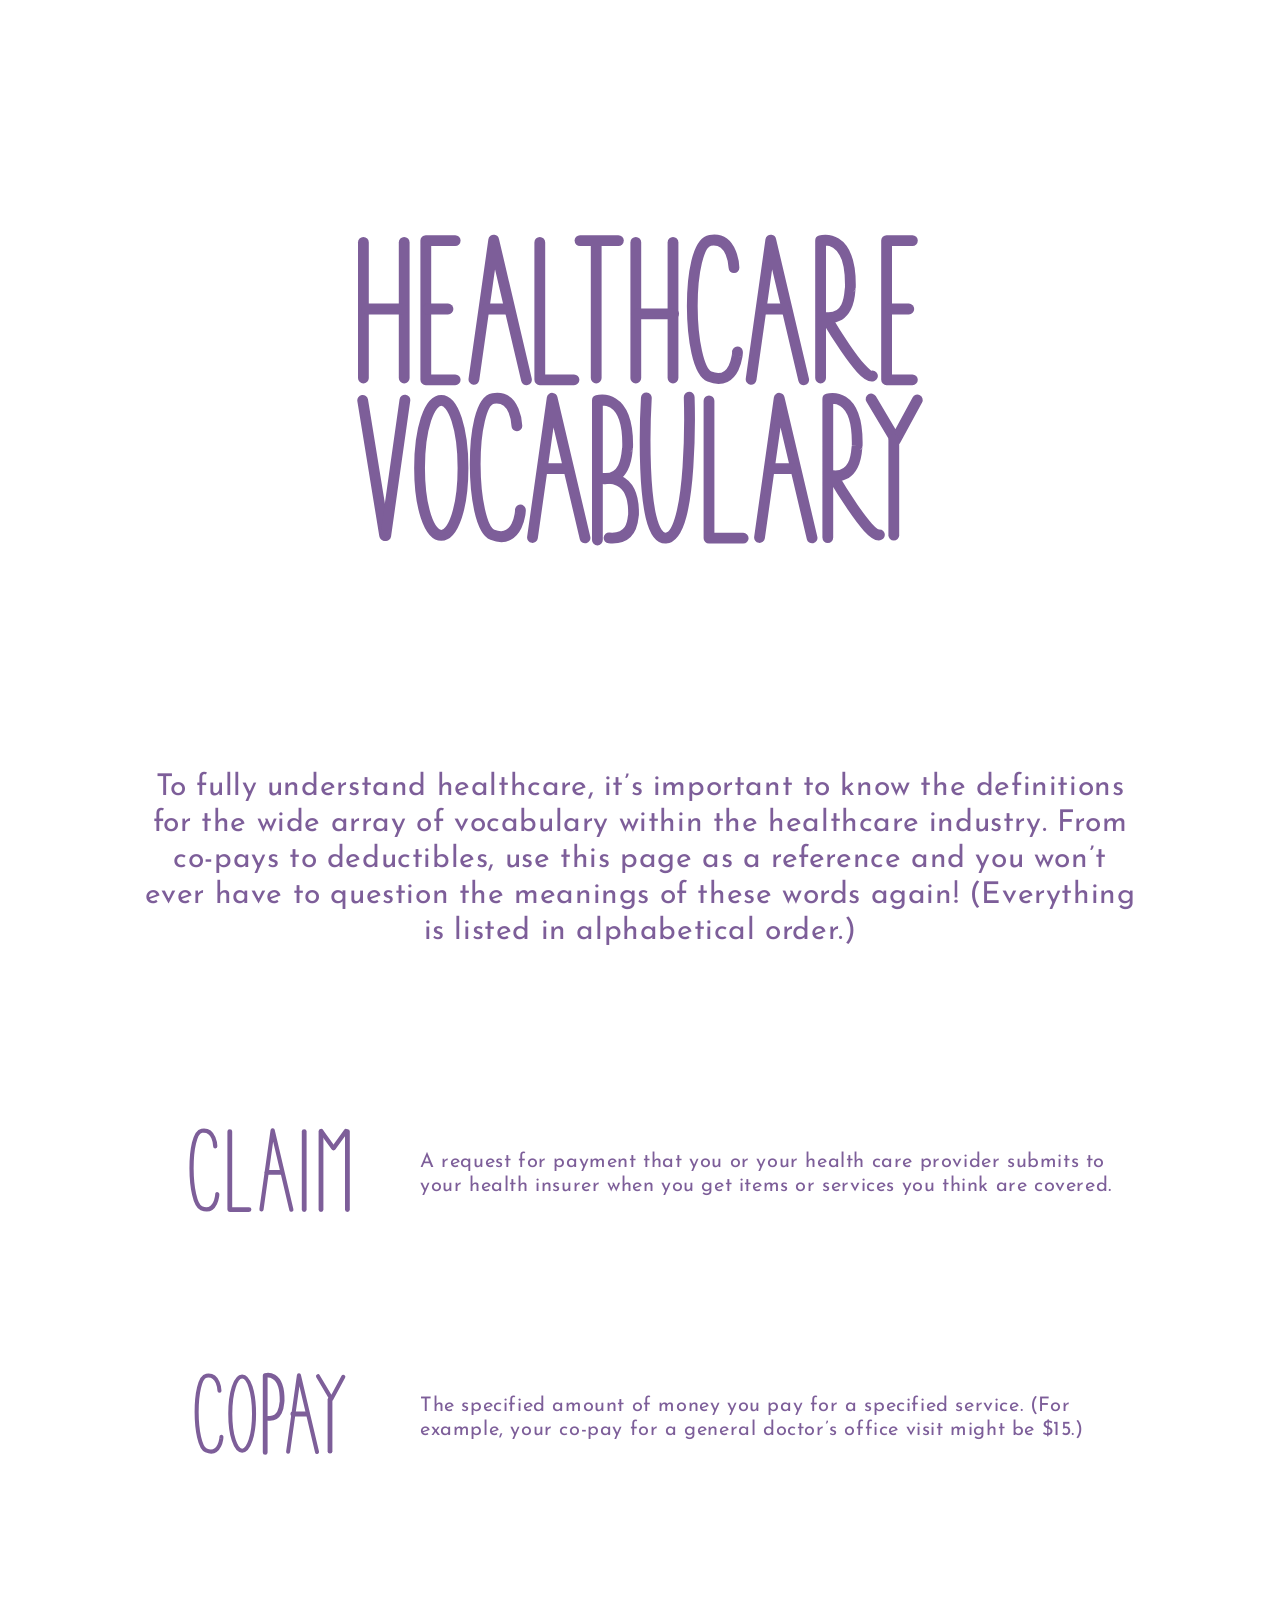
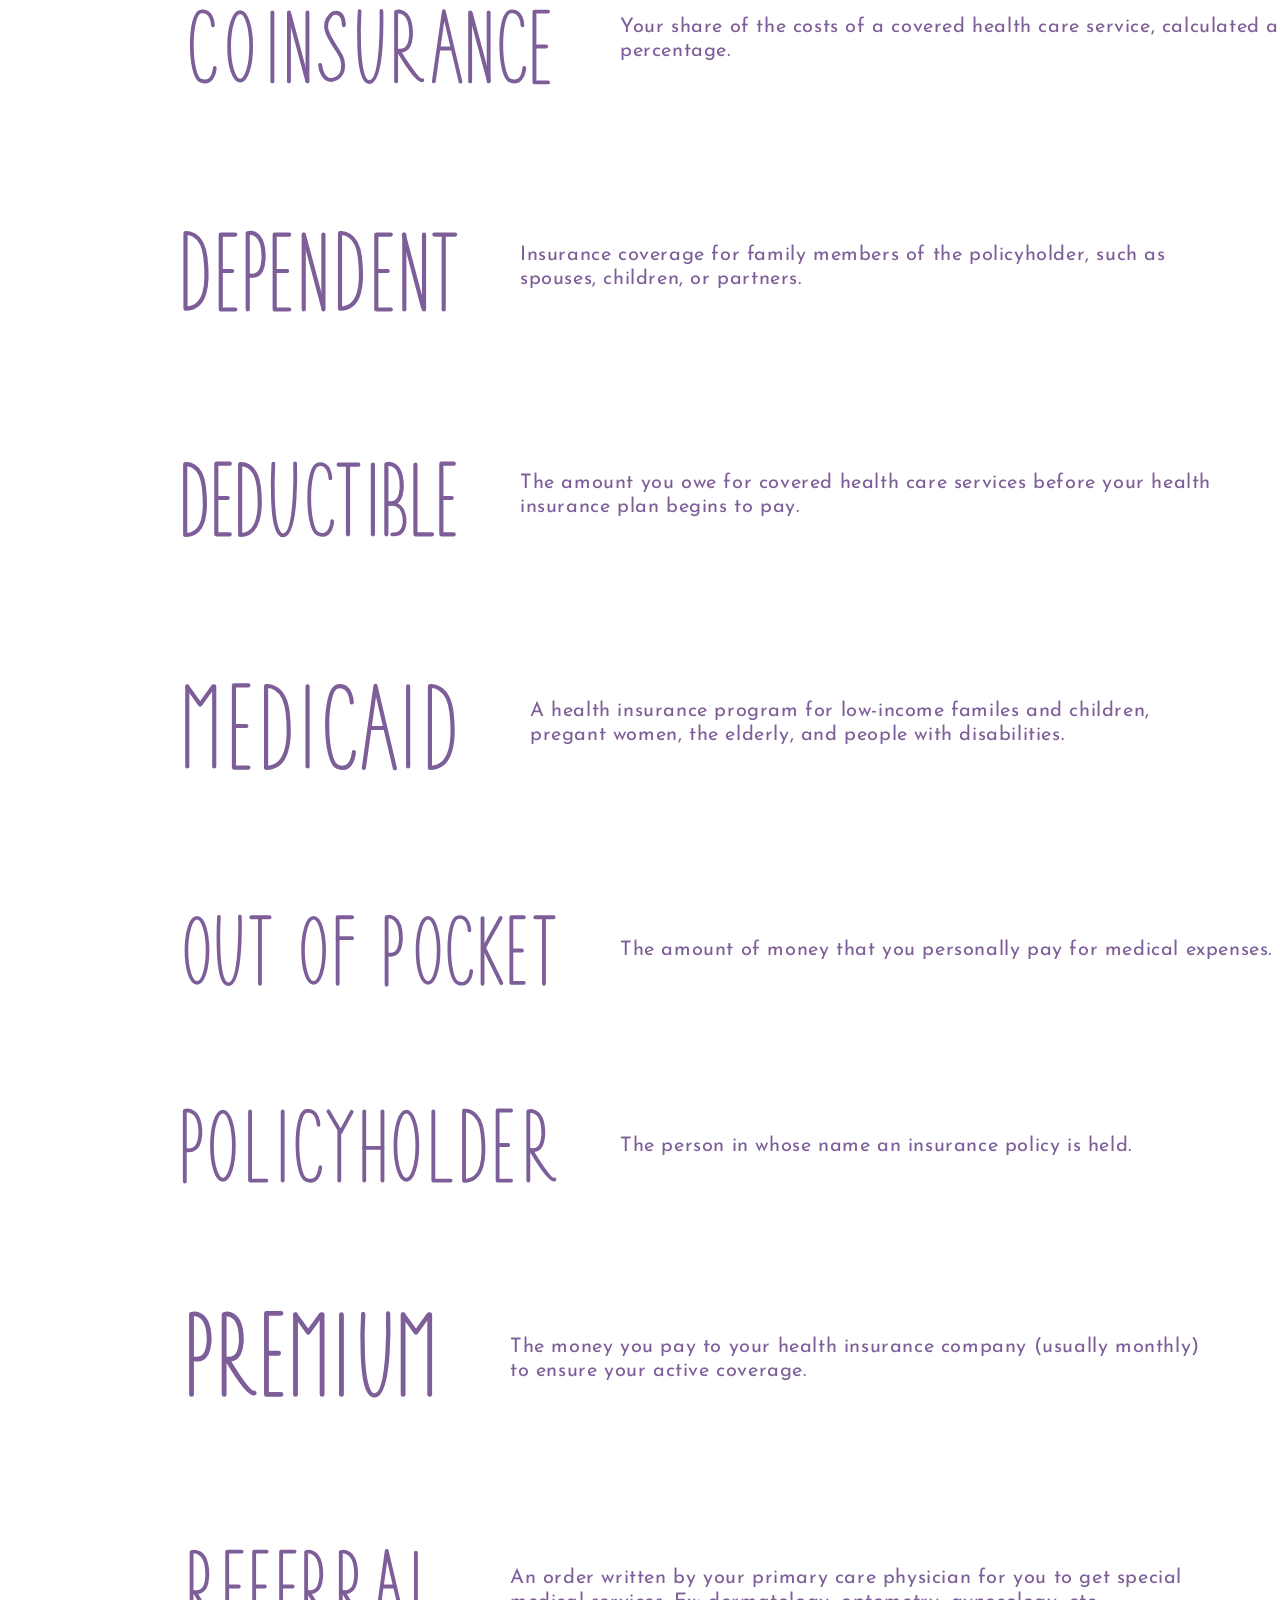
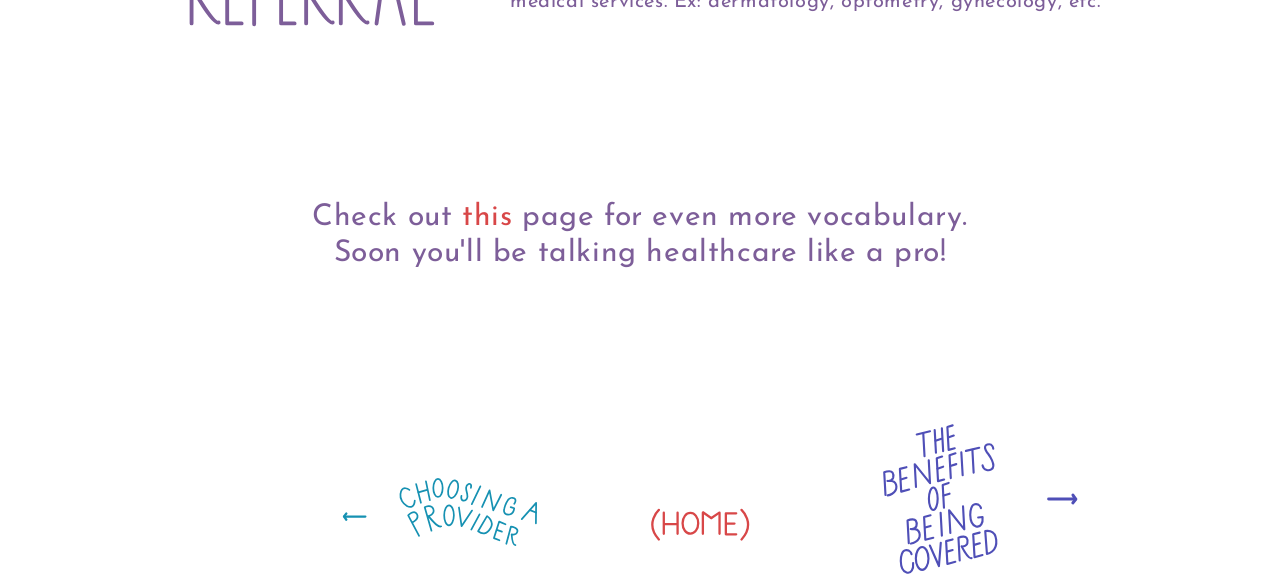
<file: yourguideweb/vocab.html>
<html>

	<head>
		<meta charset="utf-8">
		<title>Healthcare Vocabulary</title>
		<meta name="description" content="">
		<meta name="viewport" contents="width-device-width">
		<link rel="stylesheet" type="text/css" href="css/vocab.css">
		<link href='https://fonts.googleapis.com/css?family=Josefin+Sans' rel='stylesheet' type='text/css'>
		

	</head>

	
		<br><br><br><br><br>
		<img class="vocab" src ="images/vocabcopy.svg" width="600" height="600">
	



		<p class="description4">To fully understand healthcare, it’s important to know the definitions for the wide array of vocabulary within the healthcare industry. From co-pays to deductibles, use this page as a reference and you won’t ever have to question the meanings of these words again! (Everything is listed in alphabetical order.)</p>


<br><br><br><br><br>
<br><br><br><br><br>

<div id="claim">
<img src="images/claim.svg" width="180">
</div>

<p class="claim">A request for payment that you or your health care provider submits to your health insurer when you get items or services you think are covered.
	</p>

<br><br>
<div id="copay">
<img src="images/copay.svg" width="180">
</div>

<p class="copay">
	The specified amount of money you pay for a specified service. (For example, your co-pay for a general doctor’s office visit might be $15.)
	</p>

<br><br>
<div id="coinsurance">
<img src="images/coinsurance.svg" width="380">
</div>

<p class="coinsurance">
	Your share of the costs of a covered health care service, calculated as a percentage. 
	</p>

<br><br>
<div id="dependent">
<img src="images/dependent.svg" width="280">
</div>

<p class="dependent">
	Insurance coverage for family members of the policyholder, such as spouses, children, or partners.
	</p>

<br><br>
<div id="deductible">
<img src="images/deductible.svg" width="280">
</div>

<p class="deductible">
	The amount you owe for covered health care services before your health insurance plan begins to pay. 
	</p>

<br><br>
<div id="medicaid">
<img src="images/medicaid.svg" width="280">
</div>

<p class="medicaid">
	A health insurance program for low-income familes and children, pregant women, the elderly, and people with disabilities. 
	</p>

<br><br>
<div id="pocket">
<img src="images/pocket.svg" width="380">
</div>

<p class="pocket">
	The amount of money that you personally pay for medical expenses. 
	</p>

<br><br>
<div id="policyholder">
<img src="images/policyholder.svg" width="380">
</div>

<p class="policyholder">
	The person in whose name an insurance policy is held.
	</p>

<br><br>
<div id="premium">
<img src="images/premium.svg" width="260">
</div>

<p class="premium">
	The money you pay to your health insurance company (usually monthly) to ensure your active coverage.
	</p>

	<br><br>
<div id="referral">
<img src="images/referral.svg" width="260">
</div>

<p class="referral">
	An order written by your primary care physician for you to get special medical services. Ex: dermatology, optometry, gynecology, etc.
	</p>

	<br><br>
<p class="other">
	Check out <a href="https://www.healthcare.gov/glossary/">this</a> page for even more vocabulary. Soon you'll be talking healthcare like a pro!
	</p>

	<br><br><br><br><br><br><br><br><br><br><br><br>


<div id="home"><a href="yourguide.html">
		<img src="images/home.svg" width="100"
	onmouseover="this.src='images/homegray.svg'"
	onmouseout="this.src='images/home.svg'"/></a>
	</div>


<div id="choosing"><a href="choosing.html">
		<img src="images/choosingleft.svg" width="200"
	onmouseover="this.src='images/choosingleftgray.svg'"
	onmouseout="this.src='images/choosingleft.svg'"/></a>
	</div>

<div id="benefits"><a href="benefits.html">
		<img src="images/benefitsright.svg" width="200"
	onmouseover="this.src='images/benefitsrightgray.svg'"
	onmouseout="this.src='images/benefitsright.svg'"/></a>
	</div>
</file>
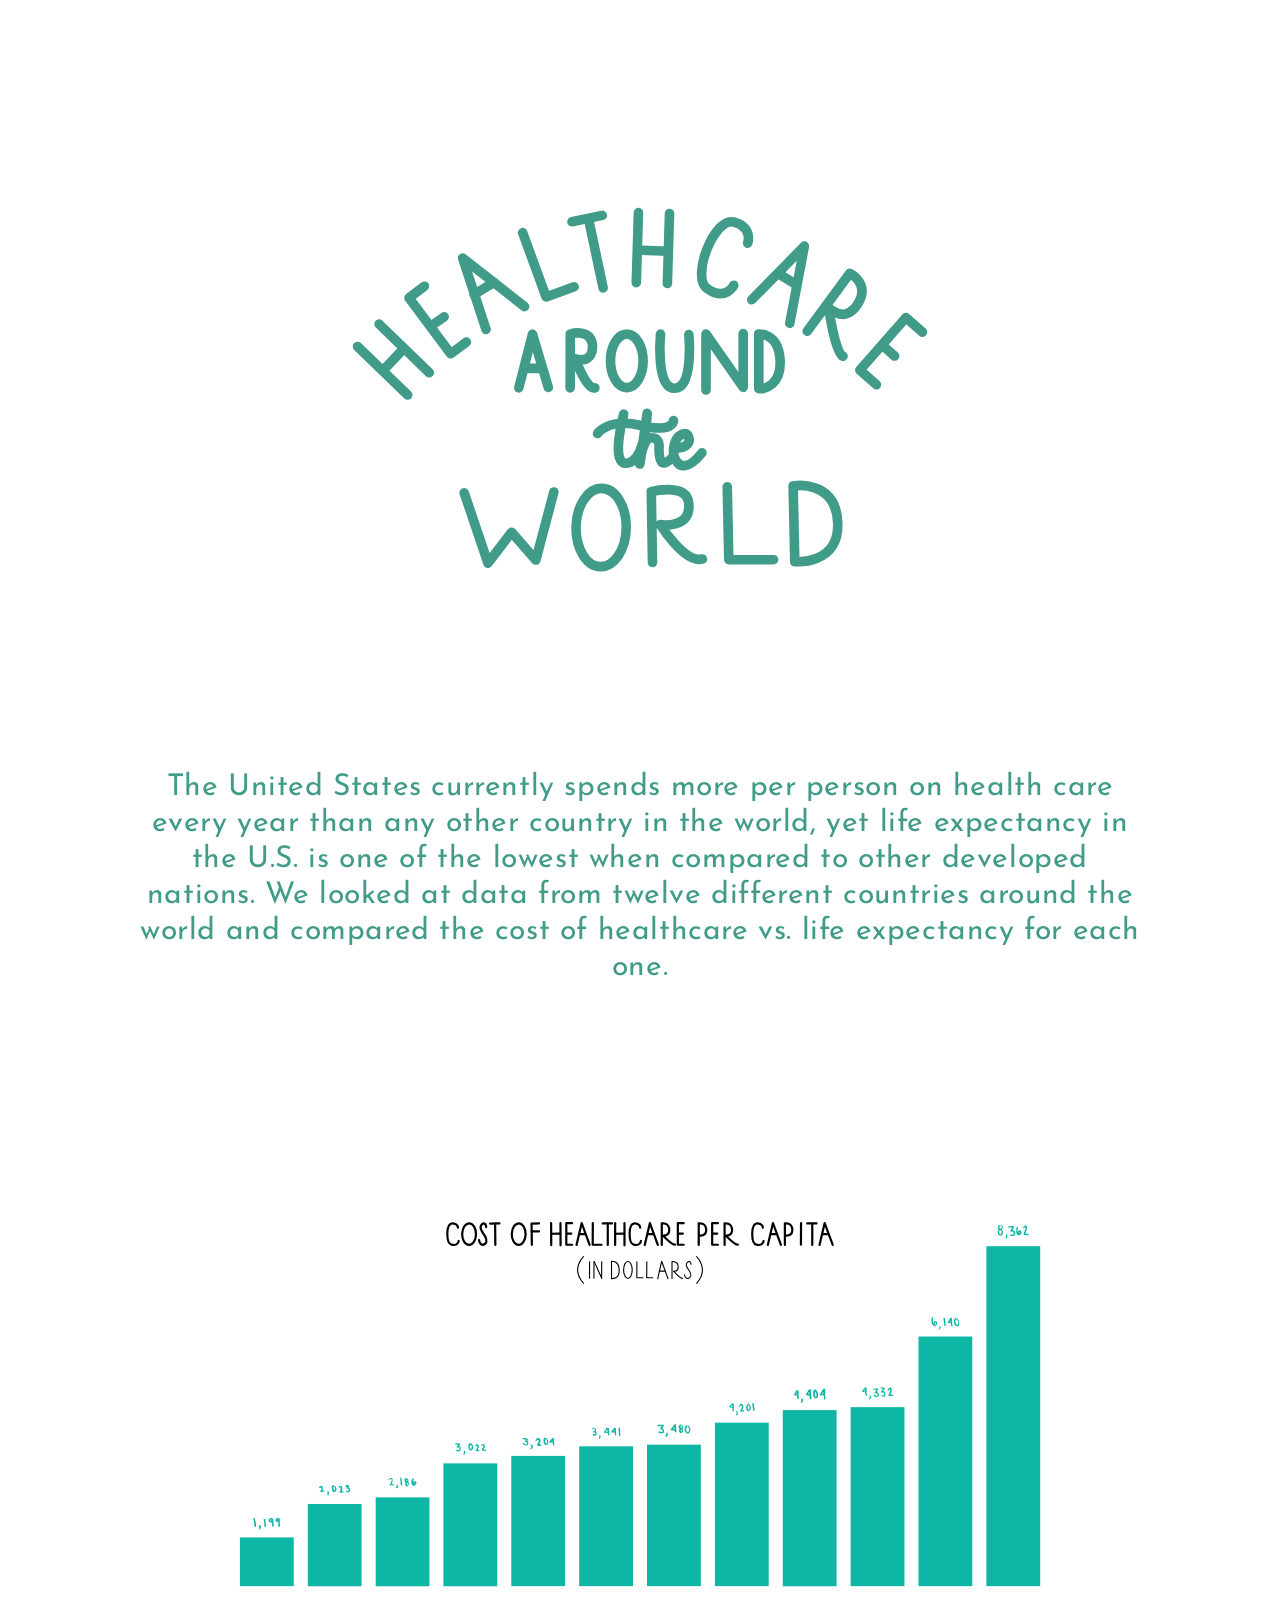
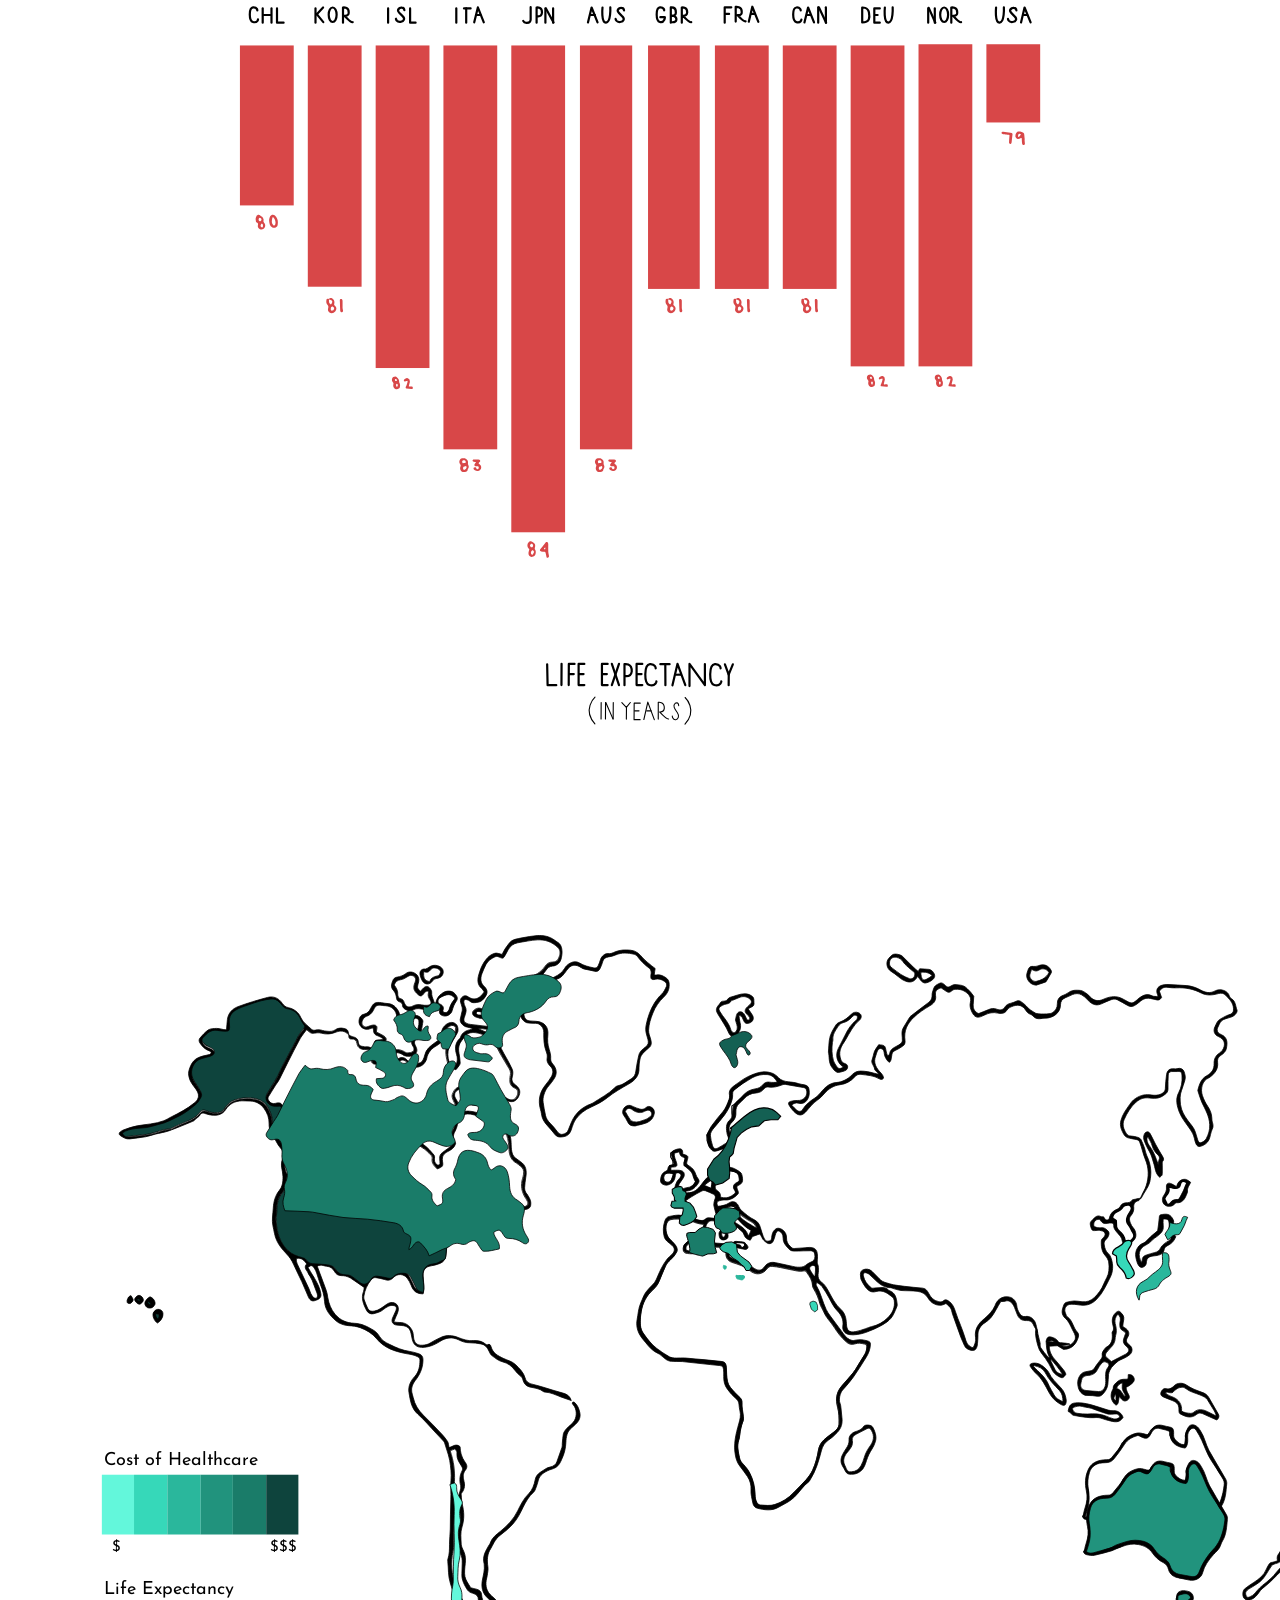
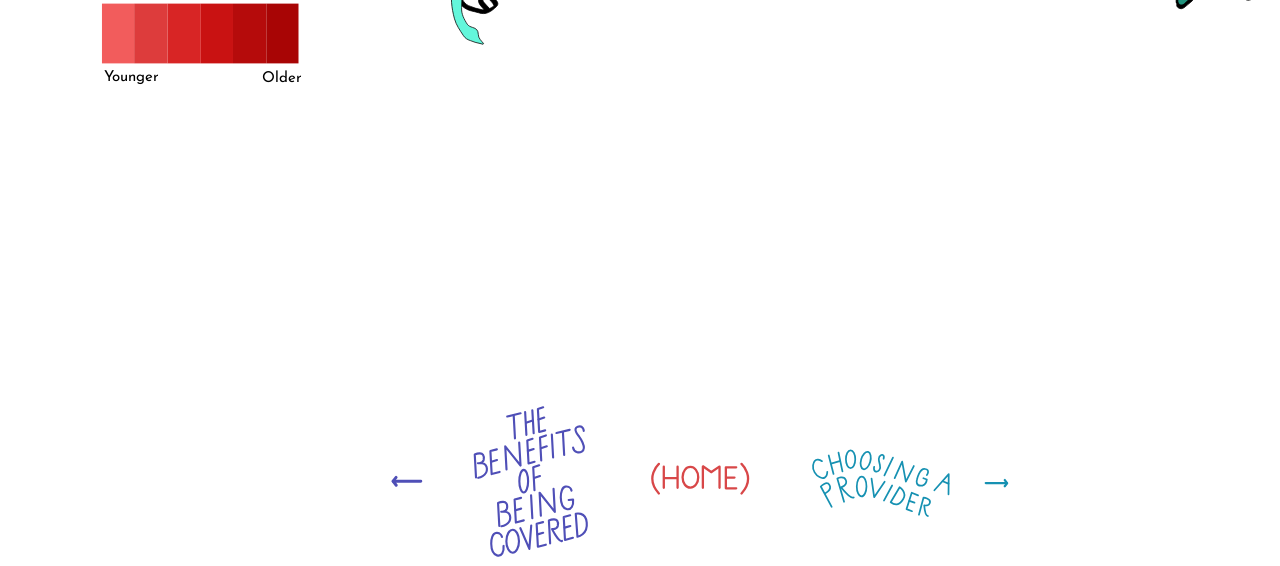
<file: yourguideweb/world.html>
<html>

	<head>
		<meta charset="utf-8">
		<title>Healthcare Around the World</title>
		<meta name="description" content="">
		<meta name="viewport" contents="width-device-width">
		<link rel="stylesheet" type="text/css" href="css/world.css">
		<link href='https://fonts.googleapis.com/css?family=Josefin+Sans' rel='stylesheet' type='text/css'>
		

	</head>
<body>
	
		<br><br><br><br><br>
	<img class="title" src="images/worldcopy.svg" width="600" height="600">
	



		<p class="description3">The United States currently spends more per person on health care every year than any other country in the world, yet life expectancy in the U.S. is one of the lowest when compared to other developed nations. We looked at data from twelve different countries around the world and compared the cost of healthcare vs. life expectancy for each one.  </p>


		<br><br><br><br><br><br><br><br>

	<img class="bargraph" src="images/bargraph.svg" width="1100">
		


<br><br><br><br>
<br><br><br><br>
<br><br><br><br>

	<img class="map" src="images/mapbw.svg" width="1200">
		



<div id="us" class="popupHoverElement">
     <img src="images/usgreen.svg" width="370"
	onmouseover="this.src='images/usred.svg'"
	onmouseout="this.src='images/usgreen.svg'"/>


    <div id="us2" class="popupBox"><b>United States:</b><br>Avg. Cost of Health Care per Capita: $8,362<br>Avg. Life Expectancy: 79 yrs <br>Population: 318.9 million </div>
</div>

<div id="canada" class="popupHoverElement">
     <img src="images/canadagreen.svg" width="370"
	onmouseover="this.src='images/canadared.svg'"
	onmouseout="this.src='images/canadagreen.svg'"/>


    <div id="canada2" class="popupBox"><b>Canada:</b><br>Avg. Cost of Health Care per Capita: $4,404<br>Avg. Life Expectancy: 81 yrs <br>Population: 35.16 million </div>
</div>


<div id="chile" class="popupHoverElement">
     <img src="images/chilegreen.svg" width="51"
	onmouseover="this.src='images/chilered.svg'"
	onmouseout="this.src='images/chilegreen.svg'"/>


    <div id="chile2" class="popupBox"><b>Chile:</b><br>Avg. Cost of Health Care per Capita: $1,199<br>Avg. Life Expectancy: 80 yrs <br>Population: 17.62 million </div>
</div>

<div id="uk" class="popupHoverElement">
     <img src="images/ukgreen.svg" width="48"
	onmouseover="this.src='images/ukred.svg'"
	onmouseout="this.src='images/ukgreen.svg'"/>


    <div id="uk2" class="popupBox"><b>United Kingdom:</b><br>Avg. Cost of Health Care per Capita: $3,480<br>Avg. Life Expectancy: 81 yrs <br>Population: 64.1 million </div>
</div>

<div id="norway" class="popupHoverElement">
     <img src="images/norwaygreen.svg" width="90"
	onmouseover="this.src='images/norwayred.svg'"
	onmouseout="this.src='images/norwaygreen.svg'"/>


    <div id="norway2" class="popupBox"><b>Norway:</b><br>Avg. Cost of Health Care per Capita: $6,140<br>Avg. Life Expectancy: 82 yrs <br>Population: 5.084 million </div>
</div>

<div id="germany" class="popupHoverElement">
     <img src="images/germanygreen.svg" width="33"
	onmouseover="this.src='images/germanyred.svg'"
	onmouseout="this.src='images/germanygreen.svg'"/>


    <div id="germany2" class="popupBox"><b>Germany:</b><br>Avg. Cost of Health Care per Capita: $4,332<br>Avg. Life Expectancy: 82 yrs <br>Population: 80.62 million </div>
</div>

<div id="france" class="popupHoverElement">
     <img src="images/francegreen.svg" width="33"
	onmouseover="this.src='images/francered.svg'"
	onmouseout="this.src='images/francegreen.svg'"/>


    <div id="france2" class="popupBox"><b>France:</b><br>Avg. Cost of Health Care per Capita: $4,201<br>Avg. Life Expectancy: 81 yrs <br>Population: 66.03 million </div>
</div>

<div id="italy" class="popupHoverElement">
     <img src="images/italygreen.svg" width="35"
	onmouseover="this.src='images/italyred.svg'"
	onmouseout="this.src='images/italygreen.svg'"/>


    <div id="italy2" class="popupBox"><b>Italy:</b><br>Avg. Cost of Health Care per Capita: $3,022<br>Avg. Life Expectancy: 82 yrs <br>Population: 59.83 million </div>
</div>

<div id="israel" class="popupHoverElement">
     <img src="images/israelgreen.svg" width="13"
	onmouseover="this.src='images/israelred.svg'"
	onmouseout="this.src='images/israelgreen.svg'"/>


    <div id="israel2" class="popupBox"><b>Israel:</b><br>Avg. Cost of Health Care per Capita: $2,186<br>Avg. Life Expectancy: 82 yrs <br>Population: 8.059 million </div>
</div>

<div id="korea" class="popupHoverElement">
     <img src="images/koreagreen.svg" width="25"
	onmouseover="this.src='images/koreared.svg'"
	onmouseout="this.src='images/koreagreen.svg'"/>


    <div id="korea2" class="popupBox"><b>Korea:</b><br>Avg. Cost of Health Care per Capita: $2,023<br>Avg. Life Expectancy: 81 yrs <br>Population: 50.22 million </div>
</div>





<div id="japan" class="popupHoverElement">
     <img src="images/japangreen.svg" width="54"
	onmouseover="this.src='images/japanred.svg'"
	onmouseout="this.src='images/japangreen.svg'"/>


    <div id="japan2" class="popupBox"><b>Japan:</b><br>Avg. Cost of Health Care per Capita: $3,204<br>Avg. Life Expectancy: 84 yrs <br>Population: 127.3 million </div>
</div>



<div id="home"><a href="yourguide.html">
		<img src="images/home.svg" width="100"
	onmouseover="this.src='images/homegray.svg'"
	onmouseout="this.src='images/home.svg'"/></a>
	</div>


<div id="benefits"><a href="benefits.html">
		<img src="images/benefitsleft.svg" width="200"
	onmouseover="this.src='images/benefitsleftgray.svg'"
	onmouseout="this.src='images/benefitsleft.svg'"/></a>
	</div>

<div id="choosing"><a href="choosing.html">
		<img src="images/choosingright.svg" width="200"
	onmouseover="this.src='images/choosinggrayright.svg'"
	onmouseout="this.src='images/choosingright.svg'"/></a>
	</div>


<div id="aus" class="popupHoverElement">
     <img src="images/ausgreen.svg" width="155"
	onmouseover="this.src='images/ausred.svg'"
	onmouseout="this.src='images/ausgreen.svg'"/>


    <div id="aus2" class="popupBox"><b>Australia:</b><br>Avg. Cost of Health Care per Capita: $3,441<br>Avg. Life Expectancy: 83 yrs <br>Population: 23.13 million </div>
</div>


<div id="green">
	<img src="images/green.svg" width="200">

	</div>
	<br><br>
	<div id="red">
	<img src="images/red.svg" width="200">
	</div>

<p class="green">Cost of Healthcare</p>
<p class="green1">$</p>

<p class="green2">$$$</p>

<p class="red">Life Expectancy</p>
<p class="red1">Younger</p>
<p class="red2">Older</p>
</file>
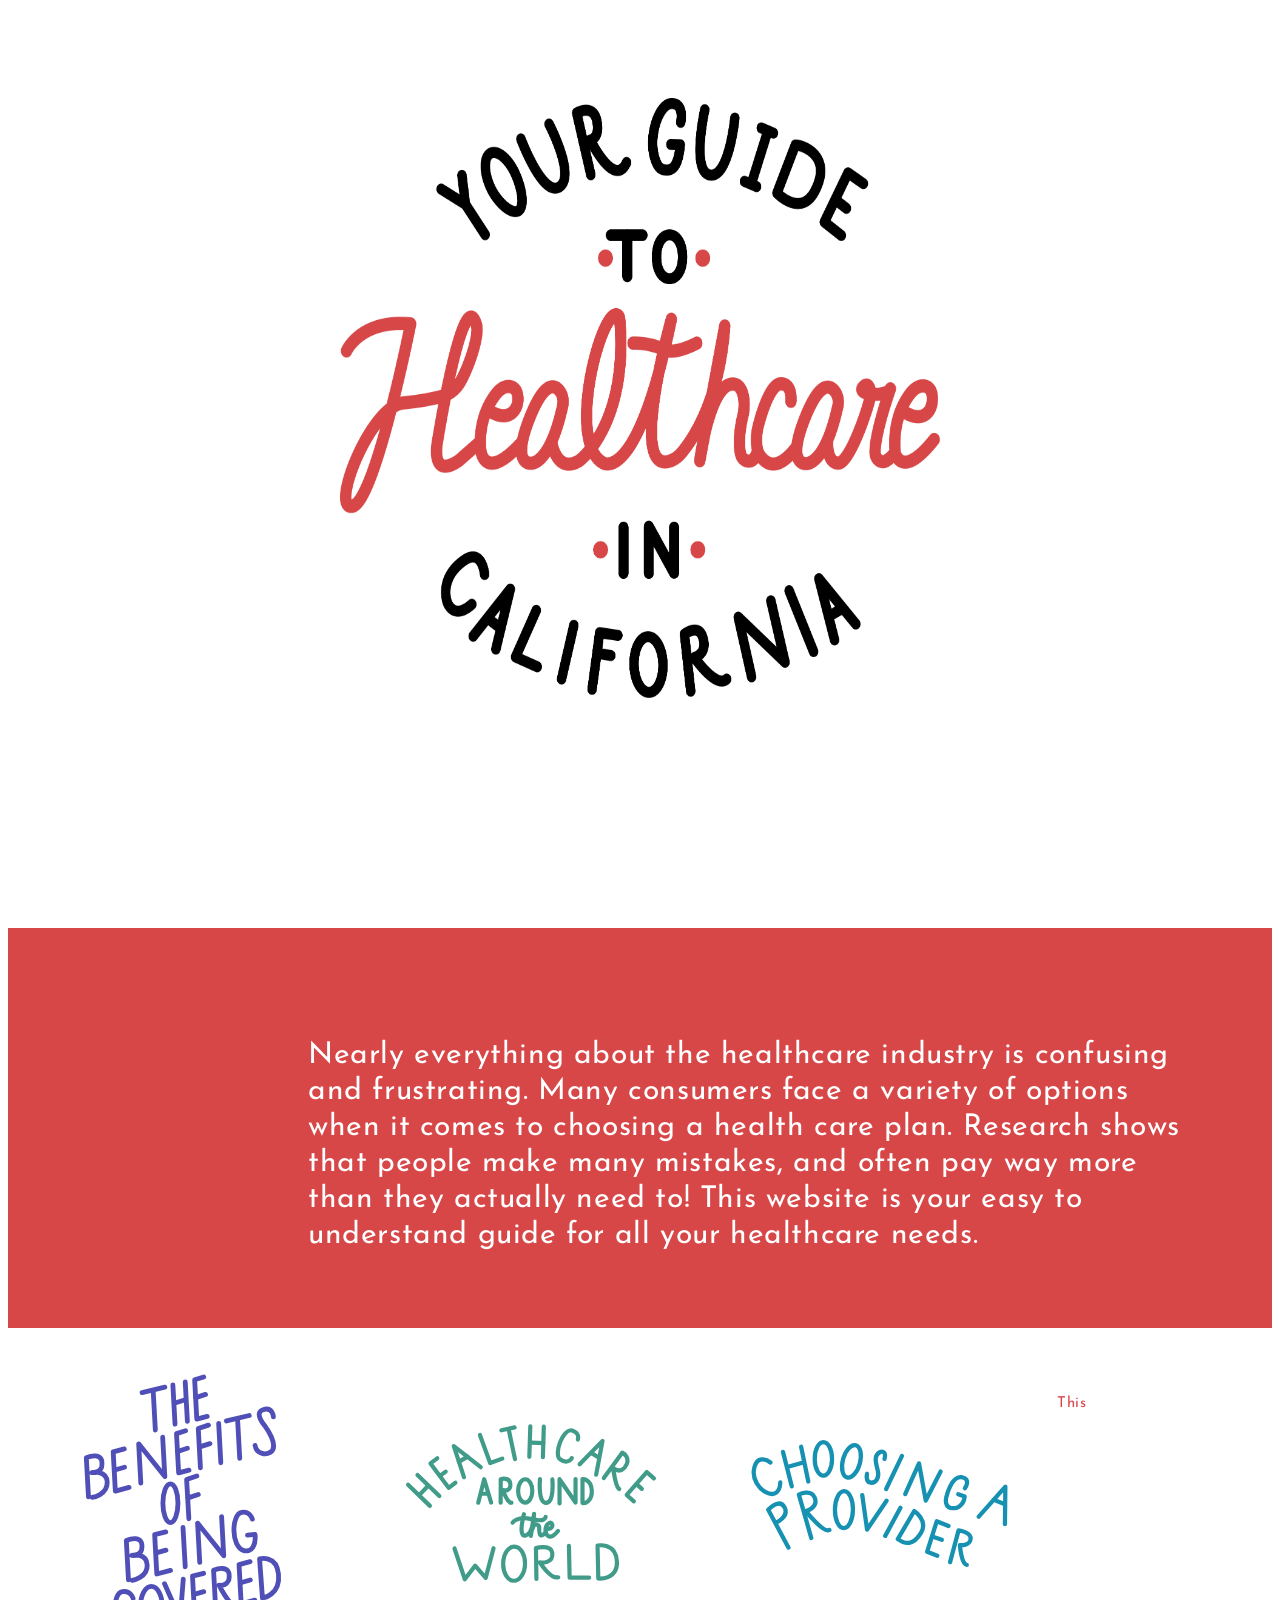
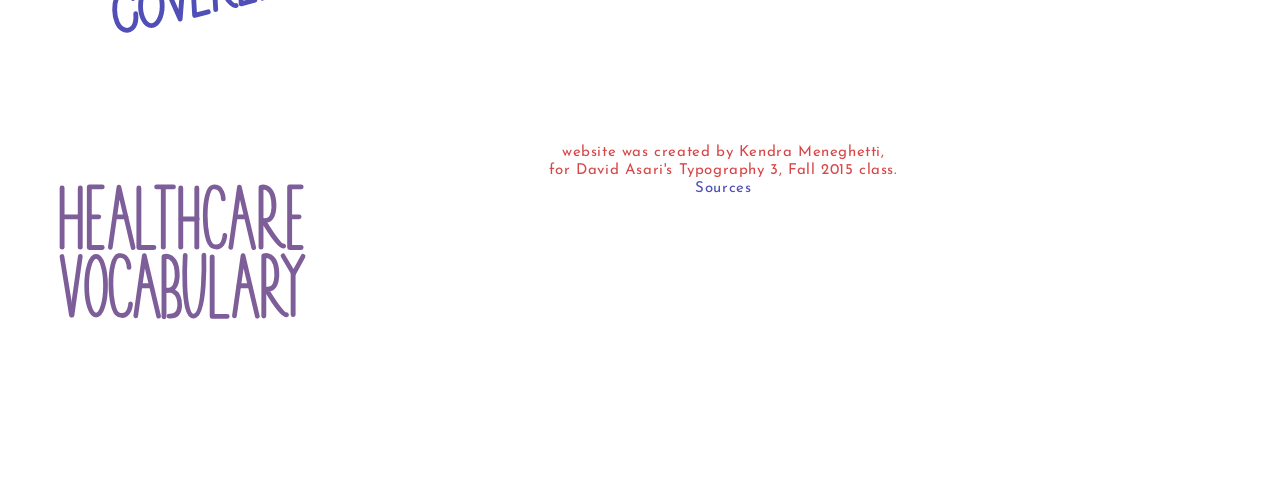
<file: yourguideweb/yourguide.html>
<html>

	<head>
		<meta charset="utf-8">
		<title>Your Guide to Healthcare in California</title>
		<meta name="description" content="">
		<meta name="viewport" contents="width-device-width">
		<link rel="stylesheet" type="text/css" href="css/yourguide.css">
		<link href='https://fonts.googleapis.com/css?family=Josefin+Sans' rel='stylesheet' type='text/css'>
		

	</head>

<center>

		<br><br><br><br><br>

	<img src="images/title.png" width="600" height="600">

</center>


			<div id="red">
		<p class="description">Nearly everything about the healthcare industry is confusing and frustrating. Many consumers face a variety of options when it comes to choosing a health care plan. Research shows that people make many mistakes, and often pay way more than they actually need to! This website is your easy to understand guide for all your healthcare needs. </p>
			</div>

		<br><br><br><br><br><br><br><br><br><br><br><br><br><br>

<center>
	<div id="benefits"><a href="benefits.html">
		<img src="images/benefitsbox.svg" width="348.5" height="348.5"
	onmouseover="this.src='images/benefitscolor.svg'"
	onmouseout="this.src='images/benefitsbox.svg'"/></a>
	</div>

	
	
	<div id="world"><a href="world.html">
	<img src="images/worldbox.svg" width="348.5" height="348.5"
	onmouseover="this.src='images/worldcolor.svg'"
	onmouseout="this.src='images/worldbox.svg'"/></a>
	</div>

	<div id="choosing"><a href="choosing.html">
	<img src="images/choosingbox.svg" width="348.5" height="348.5"
	onmouseover="this.src='images/choosingcolor.svg'"
	onmouseout="this.src='images/choosingbox.svg'"/></a>
	</div>

	<div id="vocab"><a href="vocab.html">
	<img src="images/vocabbox.svg" width="348.5" height="348.5"
	onmouseover="this.src='images/vocabcolor.svg'"
	onmouseout="this.src='images/vocabbox.svg'"/></a>
	</div>

	<p class="source">This website was created by Kendra Meneghetti,<br> for David Asari's Typography 3, Fall 2015 class. 
	<br>
<a href="sources.html">Sources</a>
</file>
<file: css/maps.css>
body {
	background-color: #292929;
	font-family: 'Josefin Sans', sans-serif;
	color: #ffffff;
}

p#title {
	font-family: 'Josefin Sans', sans-serif;
	color: #ffffff;
	font-size: 70;
}

p#desc {
	width: 820px;
	line-height: 1.5;
	font-size: 20;
	top: -50px;
	position: relative;
	z-index: 20;
}

p#less {
	position: relative;
	left: 155px;
	top: -250;
}

p#more {
	position: relative;
	left: 155px;
	top: -230;
}

#green {
	left: 120px;
	top: -240;
	position: relative;


}

p#younger {
	position: relative;
	left: 165px;
	top: -260px;
}

p#older {
	position: relative;
	left: 175px;
	top: -240;
}

#pink {
	left: 120px;
	top: -250px;
	position: relative;
}

p {
	line-height: 1.3;
}
</file>
<file: yourguideweb/css/benefits.css>
body {
    width: 100%;
    height: 100%;
    margin: 0px;
    padding: 0px;
    overflow-x: hidden;
}

img.benefits {
    display: block;
    margin-left: auto;
    margin-right: auto;
}


p.description2 {
	font-family: 'Josefin Sans', sans-serif;
	color: #4F4FB7;
	font-size: 30;
	width: 1000px;
	letter-spacing: 0.6;
	top: 110px;
	margin-left: auto;
    margin-right: auto;
	line-height: 1.2;
	position: relative;
    text-align: center;

}

p.website {
    font-family: 'Josefin Sans', sans-serif;
    color: #4F4FB7;
    font-size: 30;
    width: 1000px;
    letter-spacing: 0.6;
    top: 210px;
    margin-left: auto;
    margin-right: auto;
    line-height: 1.2;
    position: relative;
    text-align: center;
}



#person {
	top: 300px;
	position: relative;
	left: 150px;
}

#heart {
	position: relative;
	z-index: 10;
	left: 380px;
	top: -750px;

}

#arm {
	position: relative;
	z-index: 10;
	left: 460px;
	top: -640px;
}

#appendix {
	position: relative;
	z-index: 10;
	left: 250px;
	top: -850px;
}



#heart {
    background: none;
    position:relative;
    width:100px;
    height:30px;
    line-height:27px;
    display:block;
    border:0px solid #dadada;
    margin:15px 0 0 10px;
    text-align:center;
    left: 340px;
    top: -770px;
}

#heart2 {
	font-family: 'Josefin Sans', sans-serif;
	font-size: 25;
	background: none repeat scroll 0 0 #FFFFFF;
    border: 0px solid #DADADA;
    color: #BC4242;
    overflow:hidden;
    left: 250px;
    width: 680px;
    line-height: 20px;
    position: absolute;
    top: 30px;
}

#arm {
    background: none;
    position:relative;
    width:100px;
    height:30px;
    line-height:27px;
    display:block;
    border:0px solid #dadada;
    margin:15px 0 0 10px;
    text-align:center;
    left: 442px;
    top: -570px;
}

#arm2 {
	font-family: 'Josefin Sans', sans-serif;
	font-size: 25;
	background: none repeat scroll 0 0 #FFFFFF;
    border: 0px solid #DADADA;
    color: #4B6FF7;
    overflow:hidden;
    left: 215px;
    width: 530px;
    line-height: 20px;
    position: absolute;
    top: -230px;
}

#appendix {
    background: none;
    position:relative;
    width:100px;
    height:30px;
    line-height:27px;
    display:block;
    border:0px solid #dadada;
    margin:15px 0 0 10px;
    text-align:center;
    left: 215px;
    top: -590px;
}

#appendix2 {
	font-family: 'Josefin Sans', sans-serif;
	font-size: 25;
	background: none repeat scroll 0 0 ;
    border: 0px solid #DADADA;
    color: #FF7BAC;
    overflow:hidden;
    left: 455px;
    width: 590px;
    line-height: 20px;
    position: absolute;
    top: -230px;
}

.popupBox {
    visibility:hidden;
    opacity:0;
    -webkit-transition:visibility 0s linear 0.1s, opacity 0.1s linear;
    -moz-transition:visibility 0s linear 0.1s, opacity 0.1s linear;
    -o-transition:visibility 0s linear 0.1s, opacity 0.1s linear;
    transition:visibility 0s linear 0.1s, opacity 0.1s linear;
    -webkit-transition: all 0.2s ease;
    -moz-transition: all 0.2s ease;
    -o-transition:all 0.2s ease;
    transition: all 0.2s ease;
    -webkit-transition-delay: 0.2s;
    -moz-transition-delay: 0.2s;
    -o-transition-delay:0.2s;
    transition-delay: 0.2s;
}
.popupHoverElement:hover > .popupBox {
    visibility:visible;
    opacity:1;
    -webkit-transition: all 0.3s ease;
    -moz-transition: all 0.3s ease;
    -o-transition: all 0.3s ease;
    transition: all 0.3s ease;
    -webkit-transition-delay: 0s;
    -moz-transition-delay: 0s;
    -o-transition-delay: 0s;
    transition-delay: 0s;
}

a {
	font-family: 'Josefin Sans', sans-serif;
	font-size: 30;
}

a:link {
    color: #4F4FB7;
    text-decoration: none;

}

/* visited link */
a:link {
    color: #D84748;
    text-decoration: none;

}

/* visited link */
a:visited {
    color: #D84748;
    text-decoration: none;
}

/* mouse over link */
a:hover {
    color: gray;
    text-decoration: none;
}

/* selected link */
a:active {
    color: #D84748;
    text-decoration: none;
}

#world {
	position: relative;
	float: left;
	left: 800px;
	top: -100px;
}

#home {
    position: relative;
    z-index: 1;
    top: -15;
    left: 650px;
    display: block;
    margin-left: auto;
    margin-right: auto;
}
</file>
<file: yourguideweb/css/choosing.css>
body {
    width: 100%;
    height: 100%;
    margin: 0px;
    padding: 0px;
    overflow-x: hidden;
}

img.choosing {
    display: block;
    margin-left: auto;
    margin-right: auto;
}

p.description5 {
	font-family: 'Josefin Sans', sans-serif;
	color: #1691B2;
	font-size: 30;
	width: 1000px;
	letter-spacing: 0.6;
	top: 20px;
	text-align: center;
	margin-left: auto;
    margin-right: auto;
	line-height: 1.2;
	position: relative;

}

p.description6 {
	font-family: 'Josefin Sans', sans-serif;
	color: #ffffff;
	font-size: 30;
	text-align: center;
	letter-spacing: 0.6;
	line-height: 1.2;
	margin-left: auto;
    margin-right: auto;
	position: relative;
	width: 1000px;
	top: 80px;
	
}

#bluebanner {
	width: 100%;
	height: 300px;
	background-color: #1691B2;
}

img.navigating {
	display: block;
    margin-left: auto;
    margin-right: auto;
}

img.cart {
	display: block;
    margin-left: auto;
    margin-right: auto;
    position: relative;
    top: 60px;
}

p.navigate {
	font-family: 'Josefin Sans', sans-serif;
	color: #000000;
	font-size: 30;
	text-align: center;
	letter-spacing: 0.6;
	line-height: 1.2;
	margin-left: auto;
    margin-right: auto;
	position: relative;
	width: 1000px;
	top: 100px;
}

img.stress {
	position: relative;
	display: block;
    margin-left: auto;
    margin-right: auto;
    top: -100px;
    
}

#bluebanner2 {
	width: 100%;
	height: 300px;
	background-color: #1691B2;
	top: 200px;
	position: relative;
}

p.medicaid {
	font-family: 'Josefin Sans', sans-serif;
	color: #ffffff;
	font-size: 30;
	text-align: center;
	letter-spacing: 0.6;
	line-height: 1.2;
	margin-left: auto;
    margin-right: auto;
	position: relative;
	width: 1000px;
	top: 80px;
	
}

img.hmo {
	display: block;
    margin-left: auto;
    margin-right: auto;
    top: 200px;
    position: relative;
}

img.hmo2 {
	display: block;
    margin-left: auto;
    margin-right: auto;
    position: relative;
    top: 240px;

}

p.hmo {
	font-family: 'Josefin Sans', sans-serif;
	color: #000000;
	font-size: 30;
	text-align: center;
	letter-spacing: 0.6;
	line-height: 1.2;
	margin-left: auto;
    margin-right: auto;
	position: relative;
	width: 1000px;
	top: 100px;
}

#bluebanner3 {
	width: 100%;
	height: 480px;
	background-color: #1691B2;
	top: 360px;
	position: relative;
}

img.ppo {
	display: block;
    margin-left: auto;
    margin-right: auto;
    position: relative;
    top: 55px;
}

p.ppo {
	font-family: 'Josefin Sans', sans-serif;
	color: #ffffff;
	font-size: 30;
	text-align: center;
	letter-spacing: 0.6;
	line-height: 1.2;
	margin-left: auto;
    margin-right: auto;
	position: relative;
	width: 1000px;
	top: 50px;
}

img.hmoblue {
	display: block;
    margin-left: auto;
    margin-right: auto;
    position: relative;
    top: 130px;
}

p.hmoblue {
	font-family: 'Josefin Sans', sans-serif;
	color: #000000;
	font-size: 30;
	text-align: center;
	letter-spacing: 0.6;
	line-height: 1.2;
	margin-left: auto;
    margin-right: auto;
	position: relative;
	width: 1000px;
	top: 140px;
}

#bluebanner4 {
	width: 100%;
	height: 580px;
	background-color: #1691B2;
	top: 200px;
	position: relative;
}

img.epo {
	display: block;
    margin-left: auto;
    margin-right: auto;
    position: relative;
    top: 40px;
}

p.epo {
	font-family: 'Josefin Sans', sans-serif;
	color: #ffffff;
	font-size: 30;
	text-align: center;
	letter-spacing: 0.6;
	line-height: 1.2;
	margin-left: auto;
    margin-right: auto;
	position: relative;
	width: 1000px;
	top: -220px;
}


img.twentysix {
	display: block;
    margin-left: auto;
    margin-right: auto;
    top: -80px;
    position: relative;
}

img.cake {
	display: block;
    margin-left: auto;
    margin-right: auto;
    position: relative;
    top: -50px;
}

p.cake {
	font-family: 'Josefin Sans', sans-serif;
	color: #000000;
	font-size: 30;
	text-align: center;
	letter-spacing: 0.6;
	line-height: 1.2;
	margin-left: auto;
    margin-right: auto;
	position: relative;
	width: 1000px;
	top: -5px;
}

img.smile {
	display: block;
    margin-left: auto;
    margin-right: auto;
}

img.other {
	display: block;
    margin-left: auto;
    margin-right: auto;
}

p.other {
	font-family: 'Josefin Sans', sans-serif;
	color: #000000;
	font-size: 30;
	text-align: center;
	letter-spacing: 0.6;
	line-height: 1.2;
	margin-left: auto;
    margin-right: auto;
	position: relative;
	width: 1000px;
	top: -5px;
}

#world {
	position: relative;
	left: 400px;
	top: 200px;
	z-index: 1;
}


#home {
    position: relative;
    z-index: 10;
    top: 300;
    left: 730px;
    display: block;
    margin-left: auto;
    margin-right: auto;
}



#vocab {
	z-index: 1;
	position: relative;
	left: 930px;
	top: 130px;
}

a:link {
    color: #D84748;
    text-decoration: none;
}


a:visited {
    color: #D84748;
}


a:hover {
    color: gray;
}


a:active {
    color: #D84748;
}



/*
#whitespace {
	display: block;
    margin-left: auto;
    margin-right: auto;
	width: 100%;
	height: 200px;
	background-color: #ffffff;
	z-index: 100;
}
*/
</file>
<file: yourguideweb/css/sources.css>
body {
    width: 100%;
    height: 100%;
    margin: 0px;
    padding: 0px;
    overflow-x: hidden;
}

p {
	font-family: 'Josefin Sans', sans-serif;
	color: #409B89;
	font-size: 15;
	width: 1000px;
	letter-spacing: 0.6;
	top: 50px;
	margin-left: auto;
    margin-right: auto;
	line-height: 1.2;
	position: relative;
    text-align: center;

}

a:link {
    color: #4F4FB7;
    text-decoration: none;
    font-family: 'Josefin Sans', sans-serif;

}

/* visited link */
a:visited {
    color: #4F4FB7;
    text-decoration: none;
}

/* mouse over link */
a:hover {
    color: gray;
    text-decoration: none;
}

/* selected link */
a:active {
    color: #4F4FB7;
    text-decoration: none;
}

#home {
	position: relative;
	z-index: 1;
    top: 200;
    
    display: block;
    margin-left: auto;
    margin-right: auto;
}
</file>
<file: yourguideweb/css/vocab.css>
body {
    width: 100%;
    height: 100%;
    margin: 0px;
    padding: 0px;
    overflow-x: hidden;
}

img.vocab {
    display: block;
    margin-left: auto;
    margin-right: auto;
}

p.description4 {
	font-family: 'Josefin Sans', sans-serif;
	color: #7D5E99;
	font-size: 30;
	width: 1000px;
	letter-spacing: 0.6;
	top: 50px;
	margin-left: auto;
    margin-right: auto;
    text-align: center;
	line-height: 1.2;
	position: relative;

}

#claim {
	position: relative;
	left: 180px;
	
}

#copay {
	position: relative;
	left: 180px;
	
}

#coinsurance {
	position: relative;
	left: 180px;
	
}

#dependent {
	position: relative;
	left: 180px;
	
}

#deductible {
	position: relative;
	left: 180px;
	
}

#medicaid {
	position: relative;
	left: 180px;
	
}


#pocket {
	position: relative;
	left: 180px;
	
}

#policyholder {
	position: relative;
	left: 180px;
	
}

#premium {
	position: relative;
	left: 180px;
	
}

#referral {
	position: relative;
	left: 180px;
}

p.claim {
	font-family: 'Josefin Sans', sans-serif;
	color: #7D5E99;
	font-size: 20;
	width: 700px;
	letter-spacing: 0.6;
	top: -100px;
	left: 420px;
	line-height: 1.2;
	position: relative;

}

p.copay {
	font-family: 'Josefin Sans', sans-serif;
	color: #7D5E99;
	font-size: 20;
	width: 700px;
	letter-spacing: 0.6;
	top: -100px;
	left: 420px;
	line-height: 1.2;
	position: relative;

}

p.coinsurance {
	font-family: 'Josefin Sans', sans-serif;
	color: #7D5E99;
	font-size: 20;
	width: 700px;
	letter-spacing: 0.6;
	top: -100px;
	left: 620px;
	line-height: 1.2;
	position: relative;

}

p.dependent {
	font-family: 'Josefin Sans', sans-serif;
	color: #7D5E99;
	font-size: 20;
	width: 700px;
	letter-spacing: 0.6;
	top: -100px;
	left: 520px;
	line-height: 1.2;
	position: relative;
}

p.deductible {
	font-family: 'Josefin Sans', sans-serif;
	color: #7D5E99;
	font-size: 20;
	width: 700px;
	letter-spacing: 0.6;
	top: -100px;
	left: 520px;
	line-height: 1.2;
	position: relative;
}

p.medicaid {
	font-family: 'Josefin Sans', sans-serif;
	color: #7D5E99;
	font-size: 20;
	width: 700px;
	letter-spacing: 0.6;
	top: -100px;
	left: 530px;
	line-height: 1.2;
	position: relative;
}

p.pocket {
	font-family: 'Josefin Sans', sans-serif;
	color: #7D5E99;
	font-size: 20;
	width: 700px;
	letter-spacing: 0.6;
	top: -80px;
	left: 620px;
	line-height: 1.2;
	position: relative;
}

p.policyholder {
	font-family: 'Josefin Sans', sans-serif;
	color: #7D5E99;
	font-size: 20;
	width: 700px;
	letter-spacing: 0.6;
	top: -80px;
	left: 620px;
	line-height: 1.2;
	position: relative;
}

p.premium {
	font-family: 'Josefin Sans', sans-serif;
	color: #7D5E99;
	font-size: 20;
	width: 700px;
	letter-spacing: 0.6;
	top: -100px;
	left: 510px;
	line-height: 1.2;
	position: relative;
}

p.referral {
	font-family: 'Josefin Sans', sans-serif;
	color: #7D5E99;
	font-size: 20;
	width: 700px;
	letter-spacing: 0.6;
	top: -90px;
	left: 510px;
	line-height: 1.2;
	position: relative;
}

p.other {
	font-family: 'Josefin Sans', sans-serif;
	color: #7D5E99;
	font-size: 30;
	width: 700px;
	letter-spacing: 0.6;
	top: 10px;
	display: block;
    margin-left: auto;
    margin-right: auto;
	line-height: 1.2;
	position: relative;
	text-align: center;
}

a {
	font-family: 'Josefin Sans', sans-serif;
	font-size: 30;
}

a:link {
    color: #D84748;
    text-decoration: none;

}

/* visited link */
a:visited {
    color: #D84748;
    text-decoration: none;
}

/* mouse over link */
a:hover {
    color: gray;
    text-decoration: none;
}

/* selected link */
a:active {
    color: #D84748;
    text-decoration: none;
}

#choosing {
	position: relative;
	left: 340px;
	top: -70px;
	z-index: 0;
}

#home {
	z-index: 5;
	position: relative;
	display: block;
	left: 650px;
    margin-left: auto;
    margin-right: auto;
}

#benefits {
	position: relative;
	left: 880px;
	top: -200px;
	z-index: 0;
}
</file>
<file: yourguideweb/css/world.css>
body {
    width: 100%;
    height: 100%;
    margin: 0px;
    padding: 0px;
    overflow-x: hidden;
}

img.title {
    display: block;
    margin-left: auto;
    margin-right: auto;
}

p.description3 {
	font-family: 'Josefin Sans', sans-serif;
	color: #409B89;
	font-size: 30;
	width: 1000px;
	letter-spacing: 0.6;
	top: 50px;
	margin-left: auto;
    margin-right: auto;
	line-height: 1.2;
	position: relative;
    text-align: center;

}

img.bargraph {
    display: block;
    margin-left: auto;
    margin-right: auto;
}

img.map {
    display: block;
    margin-left: auto;
    margin-right: auto;
    position: absolute;
    left: 110px;
    top: 2500px;
}

#us {
    background: none;
    position: absolute;
    width:100px;
    height:30px;
    line-height:27px;
    display:block;
    border:0px solid #dadada;
    margin:15px 0 0 10px;
    text-align:center;
    left: 107px;
    top: 2560.5px;
}

#us2 {
	font-family: 'Josefin Sans', sans-serif;
	font-size: 18;
	text-align: left;
	background: none repeat scroll 0 0 #FFFFFF;
    border: 2px solid #000000;
    color: #000000;
    overflow:hidden;
    left: 300px;
    width: 350px;
    padding: 15px;
    line-height: 25px;
    position: absolute;
    top: 280px;
    z-index: 10;
}

#canada {
    background: none;
    position:relative;
    width:100px;
    height:30px;
    line-height:27px;
    display:block;
    border:0px solid #dadada;
    margin:15px 0 0 10px;
    text-align:center;
    left: 219.2px;
    top: -107px;
}

#canada2 {
	font-family: 'Josefin Sans', sans-serif;
	font-size: 18;
	text-align: left;
	background: none repeat scroll 0 0 #FFFFFF;
    border: 2px solid #000000;
    color: #000000;
    overflow:hidden;
    left: 300px;
    width: 350px;
    padding: 15px;
    line-height: 25px;
    position: absolute;
    top: 280px;
    z-index: 10;
}

#chile {
    background: none;
    position:relative;
    width:100px;
    height:30px;
    line-height:27px;
    display:block;
    border:0px solid #dadada;
    margin:15px 0 0 10px;
    text-align:center;
    left: 406px;
    top: 394px;
}

#chile2 {
	font-family: 'Josefin Sans', sans-serif;
	font-size: 18;
	text-align: left;
	background: none repeat scroll 0 0 #FFFFFF;
    border: 2px solid #000000;
    color: #000000;
    overflow:hidden;
    left: 100px;
    width: 350px;
    padding: 15px;
    line-height: 25px;
    position: absolute;
    top: 150px;
    z-index: 10;
}

#uk {
    background: none;
    position:relative;
    width:100px;
    height:30px;
    line-height:27px;
    display:block;
    border:0px solid #dadada;
    margin:15px 0 0 10px;
    text-align:center;
    left: 624px;
    top: 55px;
}

#uk2 {
	font-family: 'Josefin Sans', sans-serif;
	font-size: 18;
	text-align: left;
	background: none repeat scroll 0 0 #FFFFFF;
    border: 2px solid #000000;
    color: #000000;
    overflow:hidden;
    left: 100px;
    width: 350px;
    padding: 15px;
    line-height: 25px;
    position: absolute;
    top: 100px;
    z-index: 10;
}

#norway {
    background: none;
    position:relative;
    width:100px;
    height:30px;
    line-height:27px;
    display:block;
    border:0px solid #dadada;
    margin:15px 0 0 10px;
    text-align:center;
    left: 684px;
    top: -148px;
}

#norway2 {
	font-family: 'Josefin Sans', sans-serif;
	font-size: 18;
	text-align: left;
	background: none repeat scroll 0 0 #FFFFFF;
    border: 2px solid #000000;
    color: #000000;
    overflow:hidden;
    left: 100px;
    width: 350px;
    padding: 15px;
    line-height: 25px;
    position: absolute;
    top: 100px;
    z-index: 10;
}

#germany {
    background: none;
    position:relative;
    width:100px;
    height:30px;
    line-height:27px;
    display:block;
    border:0px solid #dadada;
    margin:15px 0 0 10px;
    text-align:center;
    left: 667px;
    top: -13px;
}

#germany2 {
	font-family: 'Josefin Sans', sans-serif;
	font-size: 18;
	text-align: left;
	background: none repeat scroll 0 0 #FFFFFF;
    border: 2px solid #000000;
    color: #000000;
    overflow:hidden;
    left: 100px;
    width: 350px;
    padding: 15px;
    line-height: 25px;
    position: absolute;
    top: 50px;
    z-index: 10;
}

#france {
    background: none;
    position:relative;
    width:100px;
    height:30px;
    line-height:27px;
    display:block;
    border:0px solid #dadada;
    margin:15px 0 0 10px;
    text-align:center;
    left: 641px;
    top: -37px;
}

#france2 {
	font-family: 'Josefin Sans', sans-serif;
	font-size: 18;
	text-align: left;
	background: none repeat scroll 0 0 #FFFFFF;
    border: 2px solid #000000;
    color: #000000;
    overflow:hidden;
    left: 100px;
    width: 350px;
    padding: 15px;
    line-height: 25px;
    position: absolute;
    top: 50px;
    z-index: 10;
}

#italy {
    background: none;
    position:relative;
    width:100px;
    height:30px;
    line-height:27px;
    display:block;
    border:0px solid #dadada;
    margin:15px 0 0 10px;
    text-align:center;
    left: 675px;
    top: -68px;
}

#italy2 {
	font-family: 'Josefin Sans', sans-serif;
	font-size: 18;
	text-align: left;
	background: none repeat scroll 0 0 #FFFFFF;
    border: 2px solid #000000;
    color: #000000;
    overflow:hidden;
    left: 100px;
    width: 350px;
    padding: 15px;
    line-height: 25px;
    position: absolute;
    top: 50px;
    z-index: 10;
}

#israel {
    background: none;
    position:relative;
    width:100px;
    height:30px;
    line-height:27px;
    display:block;
    border:0px solid #dadada;
    margin:15px 0 0 10px;
    text-align:center;
    left: 753px;
    top: -52px;
}

#israel2 {
	font-family: 'Josefin Sans', sans-serif;
	font-size: 18;
	text-align: left;
	background: none repeat scroll 0 0 #FFFFFF;
    border: 2px solid #000000;
    color: #000000;
    overflow:hidden;
    left: 100px;
    width: 350px;
    padding: 15px;
    line-height: 25px;
    position: absolute;
    top: 50px;
    z-index: 10;
}

#korea {
    background: none;
    position:relative;
    width:100px;
    height:30px;
    line-height:27px;
    display:block;
    border:0px solid #dadada;
    margin:15px 0 0 10px;
    text-align:center;
    left: 1063px;
    top: -158px;
}

#korea2 {
	font-family: 'Josefin Sans', sans-serif;
	font-size: 18;
	text-align: left;
	background: none repeat scroll 0 0 #FFFFFF;
    border: 2px solid #000000;
    color: #000000;
    overflow:hidden;
    left: -100px;
    width: 350px;
    padding: 15px;
    line-height: 25px;
    position: absolute;
    top: 50px;
    z-index: 10;
}

#japan {
    background: none;
    position:relative;
    width:100px;
    height:30px;
    line-height:27px;
    display:block;
    border:0px solid #dadada;
    margin:15px 0 0 10px;
    text-align:center;
    left: 1102px;
    top: -232px;
}

#japan2 {
	font-family: 'Josefin Sans', sans-serif;
	font-size: 18;
	text-align: left;
	background: none repeat scroll 0 0 #FFFFFF;
    border: 2px solid #000000;
    color: #000000;
    overflow:hidden;
    left: -100px;
    width: 350px;
    padding: 15px;
    line-height: 25px;
    position: absolute;
    top: 100px;
    z-index: 10;
}

#aus {
    background: none;
    position:relative;
    width:100px;
    height:30px;
    line-height:27px;
    display:block;
    border:0px solid #dadada;
    margin:15px 0 0 10px;
    text-align:center;
    left: 1068px;
    top: -286px;
}

#aus2 {
	font-family: 'Josefin Sans', sans-serif;
	font-size: 18;
	text-align: left;
	background: none repeat scroll 0 0 #FFFFFF;
    border: 2px solid #000000;
    color: #000000;
    overflow:hidden;
    left: -300px;
    width: 350px;
    padding: 15px;
    line-height: 25px;
    position: absolute;
    top: 90px;
    z-index: 10;
}

#green {
	left: 100px;
	position: relative;
	top: -300px;
}

p.green {
    font-family: 'Josefin Sans', sans-serif;
    font-size: 18;
    left: 104px;
    top: -502px;
    
    position: relative;
}

p.green1 {
    font-family: 'Josefin Sans', sans-serif;
    font-size: 15;
    left: 112px;
    top: -450px;
    
    position: relative;

}

p.green2 {
    font-family: 'Josefin Sans', sans-serif;
    font-size: 15;
    left: 270px;
    top: -480px;
    
    position: relative;

}

p.red {
    font-family: 'Josefin Sans', sans-serif;
    font-size: 18;
    left: 104px;
    top: -473px;
    
    position: relative;
}

p.red1 {
    font-family: 'Josefin Sans', sans-serif;
    font-size: 15;
    left: 104px;
    top: -420px;
    
    position: relative;
}

p.red2 {
    font-family: 'Josefin Sans', sans-serif;
    font-size: 15;
    left: 262px;
    top: -449px;
    
    position: relative;
}

#red {
	left: 100px;
	position: relative;
	top: -270px;
}

.popupBox {
    visibility:hidden;
    opacity:0;
    -webkit-transition:visibility 0s linear 0.1s, opacity 0.1s linear;
    -moz-transition:visibility 0s linear 0.1s, opacity 0.1s linear;
    -o-transition:visibility 0s linear 0.1s, opacity 0.1s linear;
    transition:visibility 0s linear 0.1s, opacity 0.1s linear;
    -webkit-transition: all 0.2s ease;
    -moz-transition: all 0.2s ease;
    -o-transition:all 0.2s ease;
    transition: all 0.2s ease;
    -webkit-transition-delay: 0.2s;
    -moz-transition-delay: 0.2s;
    -o-transition-delay:0.2s;
    transition-delay: 0.2s;
}
.popupHoverElement:hover > .popupBox {
    visibility:visible;
    opacity:1;
    -webkit-transition: all 0.3s ease;
    -moz-transition: all 0.3s ease;
    -o-transition: all 0.3s ease;
    transition: all 0.3s ease;
    -webkit-transition-delay: 0s;
    -moz-transition-delay: 0s;
    -o-transition-delay: 0s;
    transition-delay: 0s;
}

a {
	font-family: 'Josefin Sans', sans-serif;
	font-size: 30;
}

a:link {
    color: #409B89;
    text-decoration: none;

}

/* visited link */
a:visited {
    color: #409B89;
    text-decoration: none;
}

/* mouse over link */
a:hover {
    color: gray;
    text-decoration: none;
}

/* selected link */
a:active {
    color: #409B89;
    text-decoration: none;
}

#benefits {
	position: relative;
	left: 390px;
	top: 500px;
	z-index: 0;
}

#home {
	position: relative;
	z-index: 1;
    top: 590;
    left: 650px;
    display: block;
    margin-left: auto;
    margin-right: auto;
}

#choosing {
	position: relative;
	left: 810px;
	top: 390px;
}
</file>
<file: yourguideweb/css/yourguide.css>
#red {
	width: 100%;
	height: 400px;
	background-color: #D84748;
	top: 200px;
	position: relative;
}

p {
	font-family: 'Josefin Sans', sans-serif;
	color: #D84748;
	font-size: 15;
	width: 900px;
	letter-spacing: 0.6;
	
	
	line-height: 1.2;
	position: relative;
}

p.description {
	font-family: 'Josefin Sans', sans-serif;
	color: #ffffff;
	font-size: 30;
	width: 900px;
	letter-spacing: 0.6;
	top: 110px;
	left: 300px;
	line-height: 1.2;
	position: relative;

}

#benefits {
	top: -66px;
	float: left;
	position: relative;
	z-index: 5;
}

#world {
	top: -66px;
	float: left;
	position: relative;
	z-index: 5;
}

#choosing {
	top: -66px;
	float: left;
	z-index: 5;
	position: relative;
}

#vocab {
	top: -66px;
	float: left;
	float: left;
	z-index: 5;
	position: relative;
}

a:link {
    color: #4F4FB7;
    text-decoration: none;

}

/* visited link */
a:visited {
    color: #4F4FB7;
    text-decoration: none;
}

/* mouse over link */
a:hover {
    color: gray;
    text-decoration: none;
}

/* selected link */
a:active {
    color: #4F4FB7;
    text-decoration: none;
}
</file>
